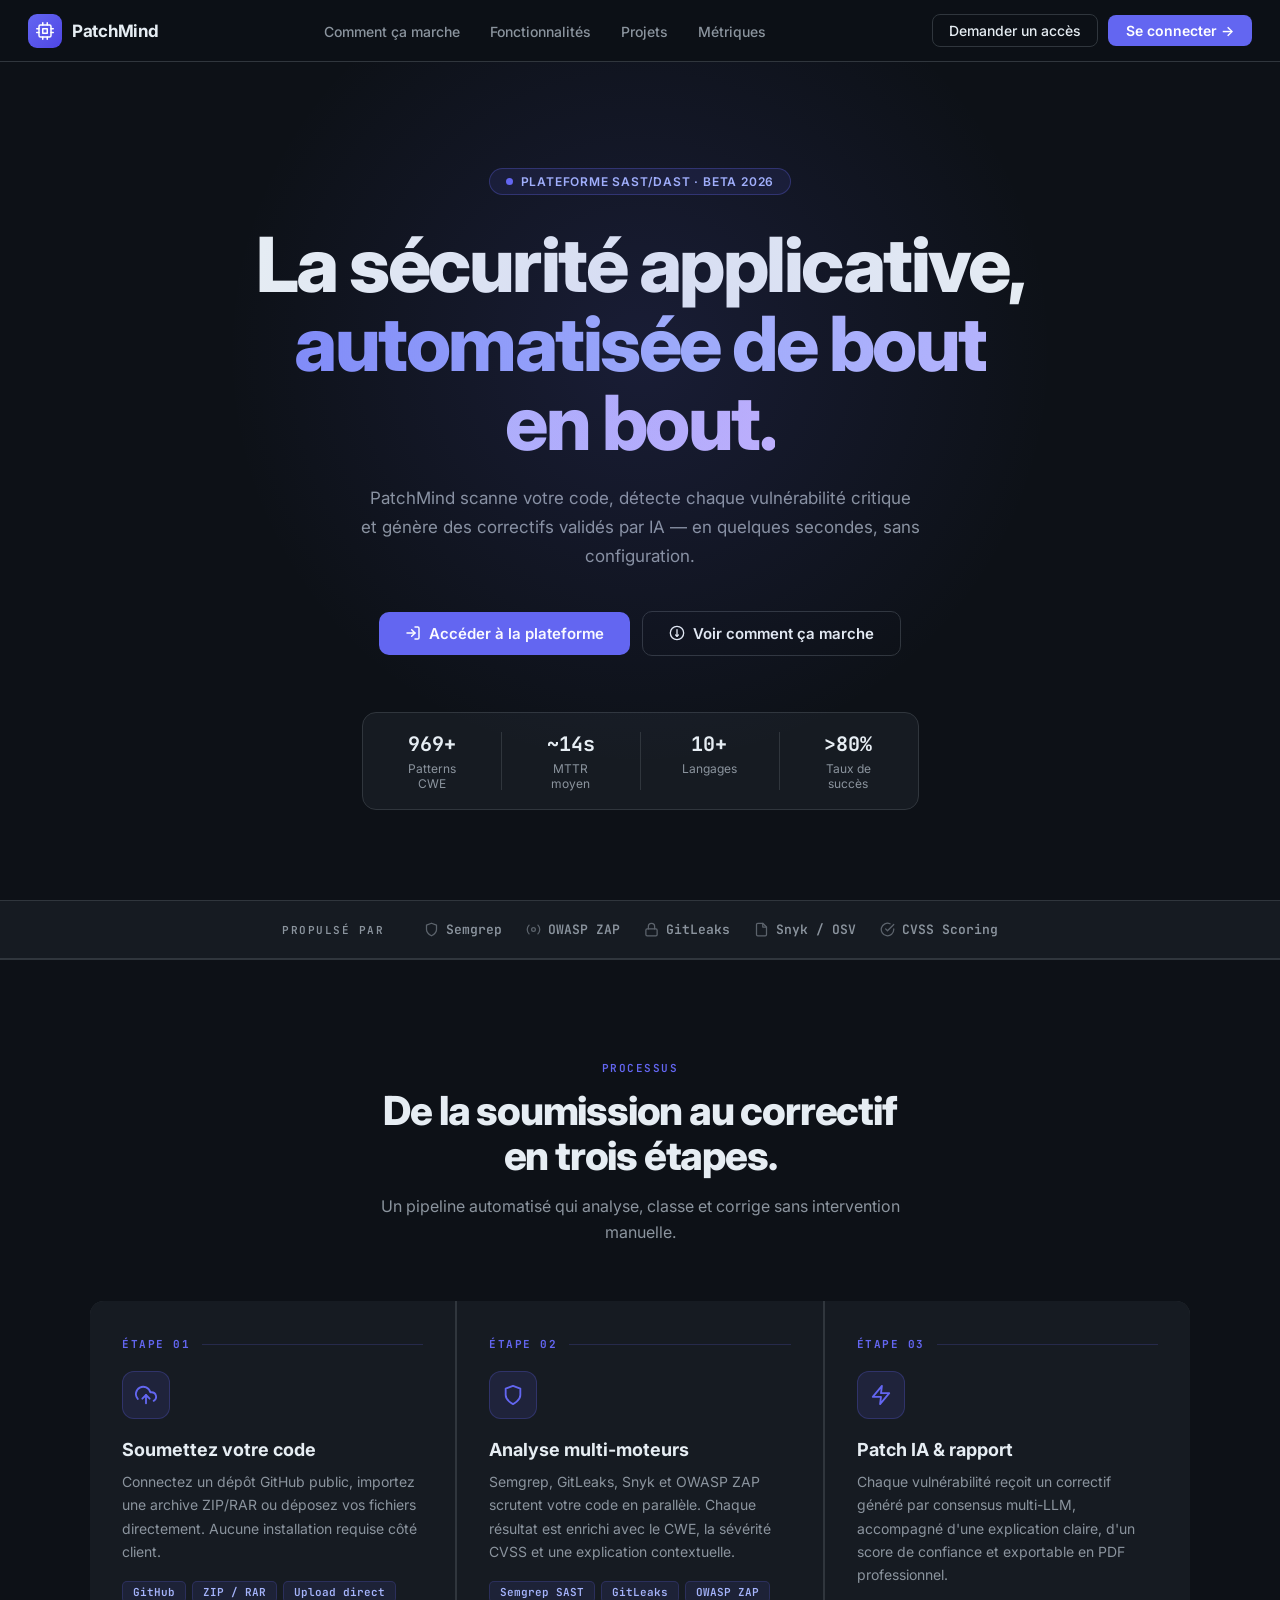
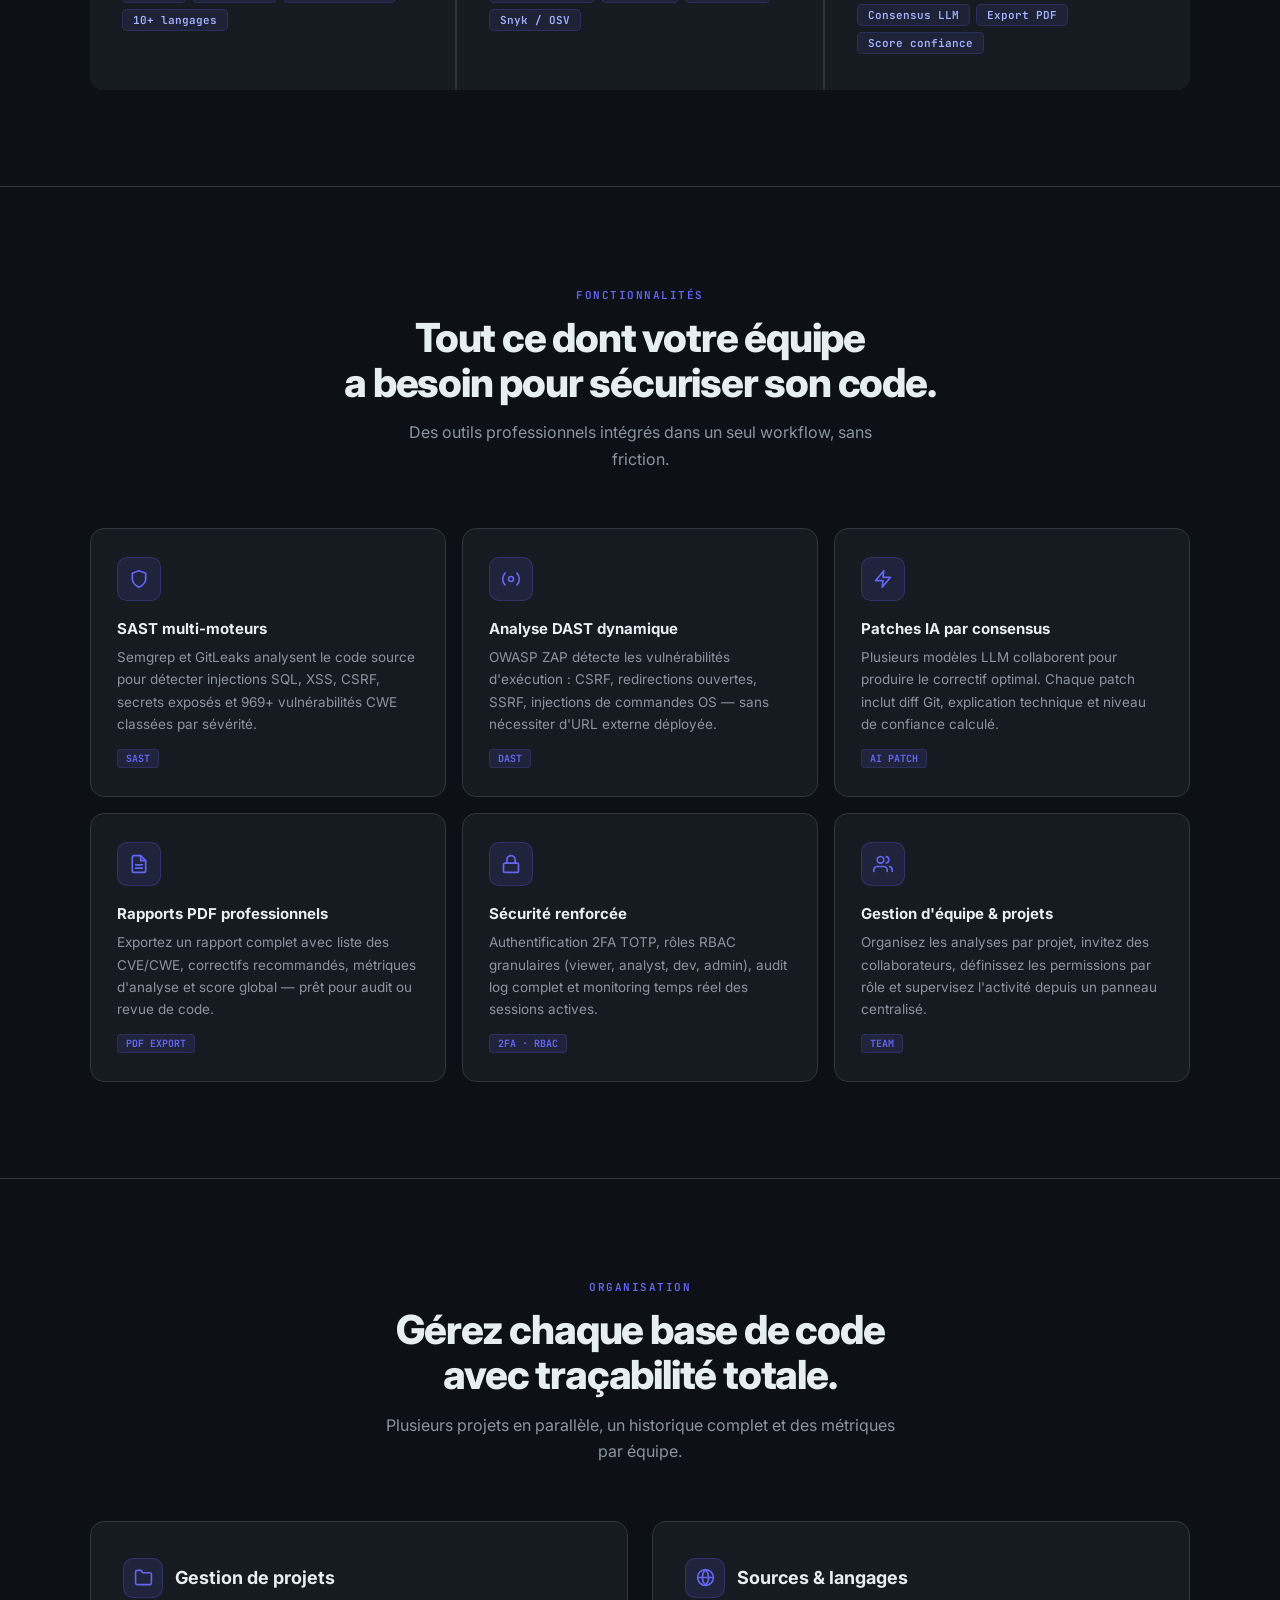
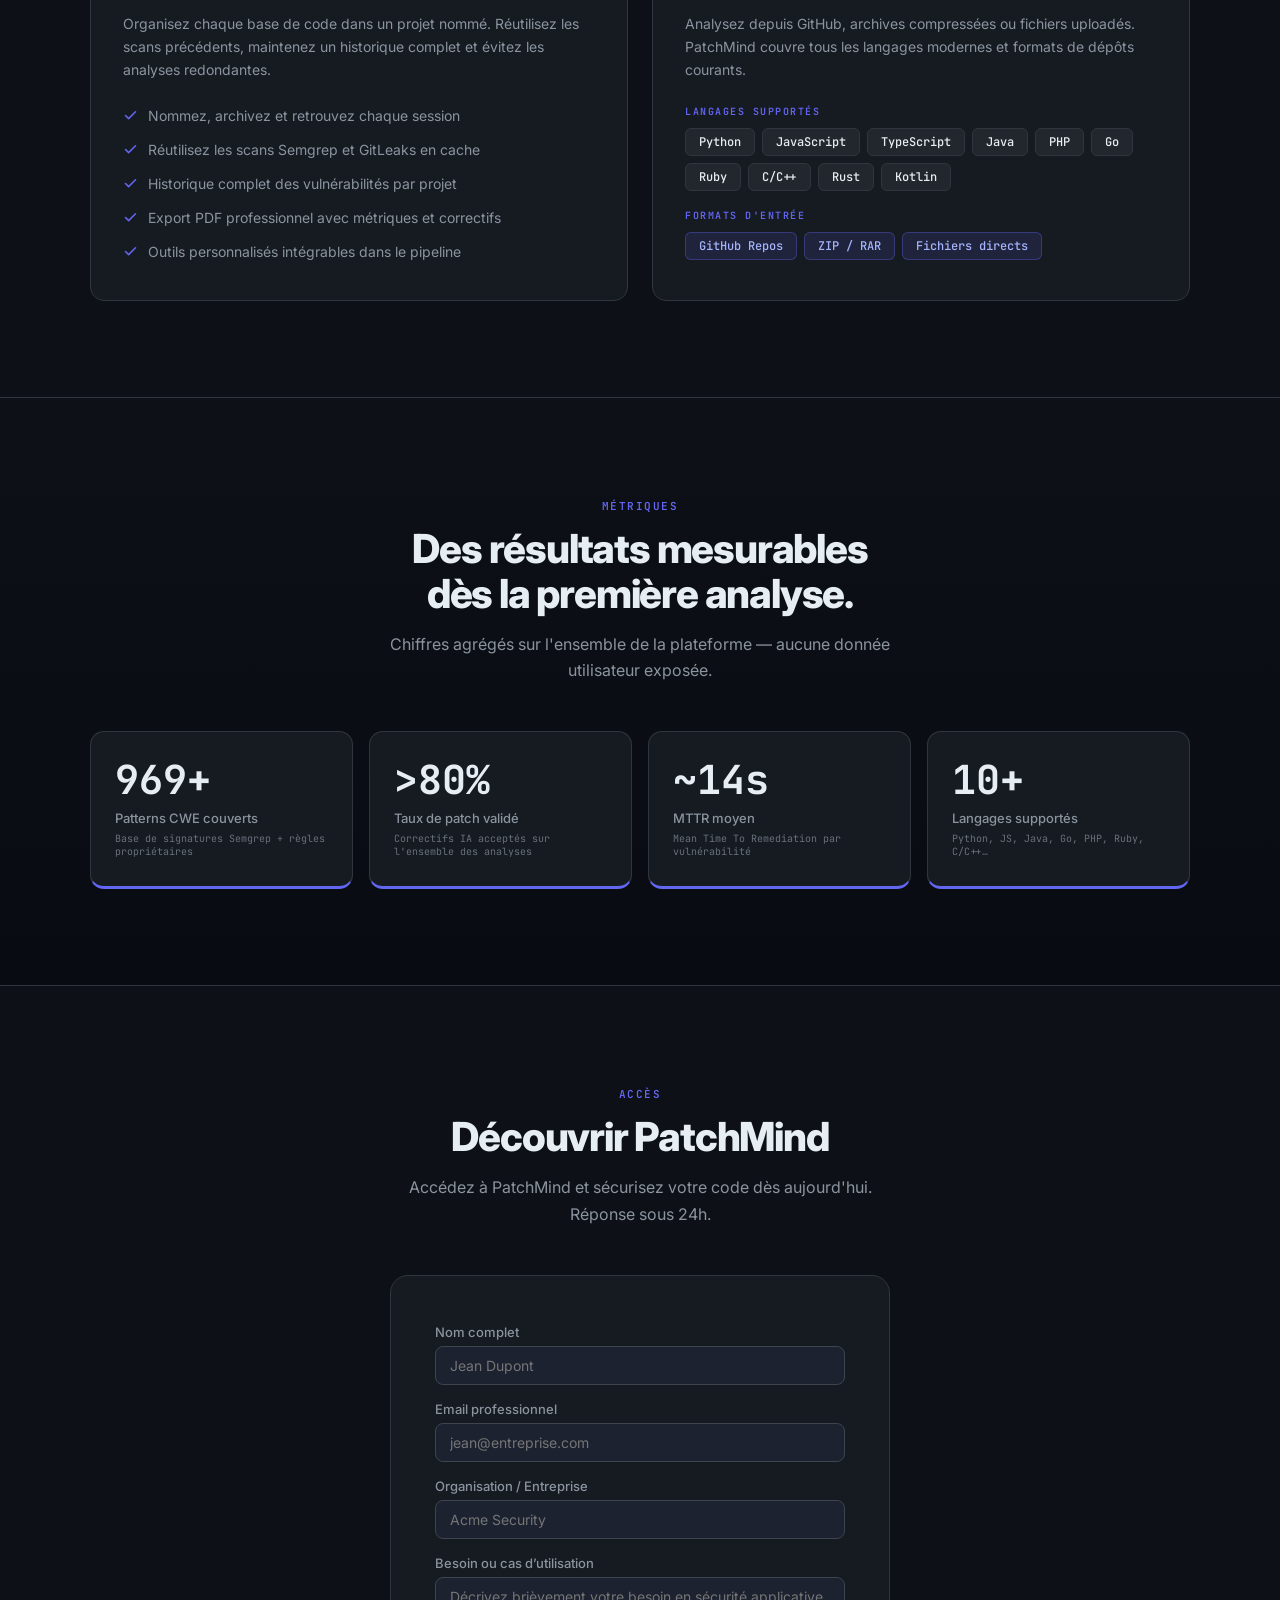
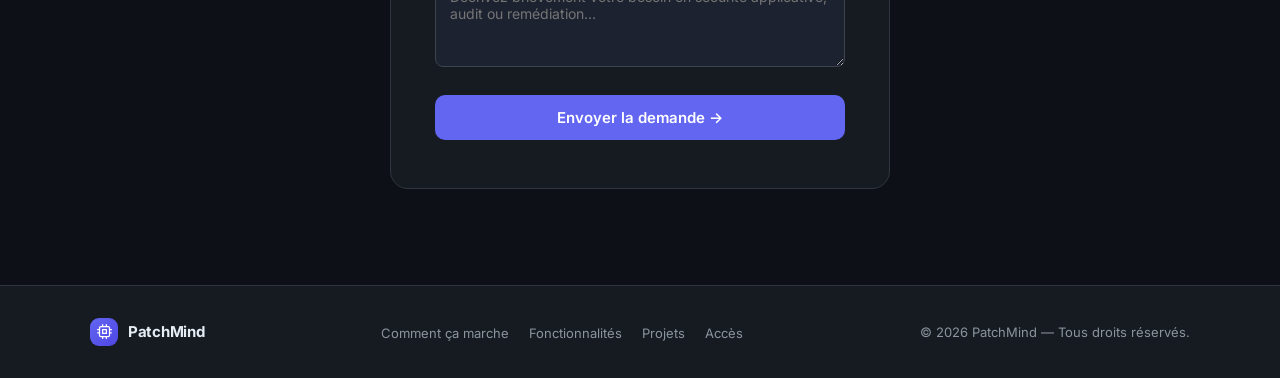
<file: dashboard/templates/landing.html>
<!DOCTYPE html>
<html lang="fr">
<head>
  <meta charset="UTF-8" />
  <meta name="viewport" content="width=device-width, initial-scale=1.0" />
  <title>PatchMind — Analyse de sécurité automatisée</title>
  <link rel="preconnect" href="https://fonts.googleapis.com" />
  <link rel="preconnect" href="https://fonts.gstatic.com" crossorigin />
  <link href="https://fonts.googleapis.com/css2?family=Inter:wght@400;500;600;700;800&family=JetBrains+Mono:wght@400;500;600&display=swap" rel="stylesheet" />
  <style>
    *, *::before, *::after { box-sizing: border-box; margin: 0; padding: 0; }

    :root {
      --bg: #0D1117;
      --surface: #161B22;
      --surface-2: #1C2230;
      --border: #30363D;
      --border-2: #3D444D;
      --brand: #6366F1;
      --brand-dark: #4F46E5;
      --brand-light: rgba(99,102,241,0.12);
      --green: #22C55E;
      --text: #E6EDF3;
      --muted: #8B949E;
      --mono: 'JetBrains Mono', monospace;
      --sans: 'Inter', sans-serif;
      --radius: 14px;
      --radius-sm: 8px;
    }

    html { scroll-behavior: smooth; }

    body {
      background: var(--bg);
      color: var(--text);
      font-family: var(--sans);
      -webkit-font-smoothing: antialiased;
      overflow-x: hidden;
    }

    /* ══ NAV ══ */
    nav {
      position: sticky;
      top: 0;
      z-index: 100;
      background: rgba(13,17,23,0.9);
      backdrop-filter: blur(14px);
      -webkit-backdrop-filter: blur(14px);
      border-bottom: 1px solid var(--border);
      padding: 0 28px;
      height: 62px;
      display: flex;
      align-items: center;
      justify-content: space-between;
      gap: 24px;
    }

    .nav-logo {
      display: flex; align-items: center; gap: 10px;
      text-decoration: none; flex-shrink: 0;
    }
    .logo-mark {
      width: 34px; height: 34px; border-radius: 9px;
      background: linear-gradient(135deg, var(--brand) 0%, var(--brand-dark) 100%);
      display: flex; align-items: center; justify-content: center; flex-shrink: 0;
    }
    .logo-mark svg { color: #fff; }
    .logo-wordmark { font-weight: 700; font-size: 17px; color: var(--text); letter-spacing: -0.3px; }

    .nav-links { display: flex; align-items: center; gap: 4px; list-style: none; }
    .nav-links a {
      color: var(--muted); text-decoration: none; font-size: 14px; font-weight: 500;
      padding: 6px 13px; border-radius: 6px; transition: color 0.15s, background 0.15s;
    }
    .nav-links a:hover { color: var(--text); background: rgba(255,255,255,0.05); }

    .nav-right { display: flex; align-items: center; gap: 10px; flex-shrink: 0; }

    .btn-access {
      display: inline-flex; align-items: center; gap: 6px;
      background: transparent; color: var(--text); text-decoration: none;
      font-size: 14px; font-weight: 500; padding: 7px 16px; border-radius: 8px;
      border: 1px solid var(--border); transition: all 0.15s; white-space: nowrap;
    }
    .btn-access:hover { border-color: var(--brand); background: var(--brand-light); }

    .btn-login {
      display: inline-flex; align-items: center; gap: 6px;
      background: var(--brand); color: #fff; text-decoration: none;
      font-size: 14px; font-weight: 600; padding: 7px 18px; border-radius: 8px;
      transition: background 0.15s; white-space: nowrap;
    }
    .btn-login:hover { background: var(--brand-dark); }

    /* ══ HERO ══ */
    .hero {
      min-height: calc(100vh - 62px);
      display: flex; flex-direction: column;
      align-items: center; justify-content: center;
      text-align: center; padding: 80px 24px 64px;
      position: relative; overflow: hidden;
    }

    .hero::before {
      content: '';
      position: absolute; top: -160px; left: 50%;
      transform: translateX(-50%);
      width: 900px; height: 900px;
      background: radial-gradient(circle, rgba(99,102,241,0.14) 0%, transparent 65%);
      pointer-events: none;
    }

    .hero-eyebrow {
      display: inline-flex; align-items: center; gap: 8px;
      background: rgba(99,102,241,0.1); border: 1px solid rgba(99,102,241,0.3);
      border-radius: 100px; padding: 5px 16px;
      font-size: 12px; font-weight: 600; color: #a5b4fc;
      letter-spacing: 0.8px; text-transform: uppercase; margin-bottom: 30px;
    }
    .eyebrow-dot {
      width: 7px; height: 7px; border-radius: 50%; background: var(--brand);
      animation: blink 2.2s ease-in-out infinite;
    }
    @keyframes blink { 0%,100%{opacity:1;transform:scale(1)} 50%{opacity:.4;transform:scale(.7)} }

    .hero h1 {
      font-size: clamp(44px, 7vw, 76px); font-weight: 800;
      line-height: 1.04; letter-spacing: -2.5px;
      color: var(--text); max-width: 780px; margin-bottom: 22px;
    }
    .hero h1 .grad {
      background: linear-gradient(92deg, #818CF8 0%, #a5b4fc 40%, #c4b5fd 100%);
      -webkit-background-clip: text; -webkit-text-fill-color: transparent; background-clip: text;
    }

    .hero-sub {
      font-size: 17px; line-height: 1.7; color: var(--muted);
      max-width: 560px; margin-bottom: 40px;
    }

    .hero-ctas {
      display: flex; align-items: center; gap: 12px;
      flex-wrap: wrap; justify-content: center; margin-bottom: 56px;
    }
    .btn-primary {
      display: inline-flex; align-items: center; gap: 8px;
      background: var(--brand); color: #fff; text-decoration: none;
      font-size: 15px; font-weight: 600; padding: 12px 26px;
      border-radius: 10px; transition: all 0.15s; border: none; cursor: pointer;
    }
    .btn-primary:hover { background: var(--brand-dark); transform: translateY(-1px); box-shadow: 0 8px 24px rgba(99,102,241,.3); }
    .btn-ghost {
      display: inline-flex; align-items: center; gap: 8px;
      background: transparent; color: var(--text); text-decoration: none;
      font-size: 15px; font-weight: 600; padding: 12px 26px;
      border-radius: 10px; border: 1px solid var(--border); transition: all 0.15s; cursor: pointer;
    }
    .btn-ghost:hover { border-color: var(--brand); background: var(--brand-light); transform: translateY(-1px); }

    /* Hero stats bar */
    .hero-stats {
      display: flex; align-items: stretch; gap: 0;
      background: var(--surface); border: 1px solid var(--border);
      border-radius: var(--radius); overflow: hidden;
    }
    .stat-item {
      padding: 18px 32px; text-align: center; position: relative; flex: 1;
    }
    .stat-item + .stat-item::before {
      content: ''; position: absolute; left: 0; top: 20%; height: 60%; width: 1px; background: var(--border);
    }
    .stat-value { font-family: var(--mono); font-size: 20px; font-weight: 700; color: var(--text); display: block; }
    .stat-label { font-size: 12px; color: var(--muted); margin-top: 4px; display: block; }

    /* ══ TECH STRIP ══ */
    .tech-strip {
      background: var(--surface);
      border-top: 1px solid var(--border);
      border-bottom: 1px solid var(--border);
      padding: 20px 24px;
      overflow: hidden;
    }
    .tech-strip-inner {
      max-width: 1100px; margin: 0 auto;
      display: flex; align-items: center; gap: 40px;
      flex-wrap: wrap; justify-content: center;
    }
    .tech-strip-label {
      font-family: var(--mono); font-size: 11px; font-weight: 600;
      color: var(--muted); letter-spacing: 1.5px; text-transform: uppercase;
      white-space: nowrap; flex-shrink: 0;
    }
    .tech-tools {
      display: flex; align-items: center; gap: 24px; flex-wrap: wrap; justify-content: center;
    }
    .tech-tool {
      display: flex; align-items: center; gap: 7px;
      font-family: var(--mono); font-size: 13px; font-weight: 600; color: var(--muted);
      transition: color 0.15s;
    }
    .tech-tool:hover { color: var(--text); }
    .tech-tool svg { opacity: 0.6; }

    /* ══ SECTIONS ══ */
    section { padding: 96px 24px; }
    .section-inner { max-width: 1100px; margin: 0 auto; }
    .section-tag {
      display: inline-block; font-family: var(--mono); font-size: 11px;
      font-weight: 600; letter-spacing: 1.5px; text-transform: uppercase;
      color: var(--brand); margin-bottom: 14px;
    }
    .section-title {
      font-size: clamp(26px, 4vw, 40px); font-weight: 800;
      letter-spacing: -1.2px; line-height: 1.12; color: var(--text); margin-bottom: 14px;
    }
    .section-sub {
      font-size: 16px; color: var(--muted); max-width: 520px; line-height: 1.65;
    }

    /* ══ HOW IT WORKS ══ */
    #how { background: var(--bg); border-top: 1px solid var(--border); }

    .steps-grid {
      display: grid; grid-template-columns: repeat(3, 1fr); gap: 2px;
      background: var(--border); border-radius: var(--radius); overflow: hidden;
      margin-top: 56px;
    }
    .step-card {
      background: var(--surface); padding: 36px 32px;
      transition: background 0.2s;
    }
    .step-card:hover { background: var(--surface-2); }
    .step-num {
      font-family: var(--mono); font-size: 11px; font-weight: 700;
      color: var(--brand); letter-spacing: 1.5px; text-transform: uppercase;
      margin-bottom: 20px; display: flex; align-items: center; gap: 12px;
    }
    .step-num::after {
      content: ''; flex: 1; height: 1px; background: rgba(99,102,241,0.2);
    }
    .step-icon {
      width: 48px; height: 48px; border-radius: 12px;
      background: var(--brand-light); border: 1px solid rgba(99,102,241,0.25);
      display: flex; align-items: center; justify-content: center;
      color: var(--brand); margin-bottom: 20px;
    }
    .step-card h3 { font-size: 18px; font-weight: 700; color: var(--text); margin-bottom: 10px; }
    .step-card p  { font-size: 14px; color: var(--muted); line-height: 1.65; margin-bottom: 18px; }
    .tool-pills { display: flex; flex-wrap: wrap; gap: 6px; }
    .tool-pill {
      font-family: var(--mono); font-size: 11px; font-weight: 600;
      color: #a5b4fc; background: rgba(99,102,241,0.1);
      border: 1px solid rgba(99,102,241,0.2); border-radius: 5px; padding: 3px 10px;
    }

    /* ══ FEATURES ══ */
    #features { background: var(--bg); border-top: 1px solid var(--border); }

    .features-header { margin-bottom: 56px; }
    .features-grid {
      display: grid; grid-template-columns: repeat(3, 1fr); gap: 16px;
    }
    .feat-card {
      background: var(--surface); border: 1px solid var(--border);
      border-radius: var(--radius); padding: 28px 26px;
      transition: border-color 0.2s, transform 0.2s;
      position: relative; overflow: hidden;
    }
    .feat-card::after {
      content: ''; position: absolute; top: 0; left: 0; right: 0; height: 2px;
      background: linear-gradient(90deg, var(--brand), transparent);
      opacity: 0; transition: opacity 0.2s;
    }
    .feat-card:hover { border-color: rgba(99,102,241,0.4); transform: translateY(-3px); }
    .feat-card:hover::after { opacity: 1; }
    .feat-icon {
      width: 44px; height: 44px; border-radius: 10px;
      background: var(--brand-light); border: 1px solid rgba(99,102,241,0.25);
      display: flex; align-items: center; justify-content: center;
      color: var(--brand); margin-bottom: 18px;
    }
    .feat-card h3 { font-size: 15px; font-weight: 700; color: var(--text); margin-bottom: 8px; }
    .feat-card p  { font-size: 13.5px; color: var(--muted); line-height: 1.65; }
    .feat-badge {
      display: inline-block; font-size: 10px; font-weight: 700; font-family: var(--mono);
      color: var(--brand); background: var(--brand-light); border: 1px solid rgba(99,102,241,0.2);
      border-radius: 4px; padding: 2px 8px; margin-top: 14px;
    }

    /* ══ METRICS ══ */
    #metrics {
      background: linear-gradient(180deg, var(--bg) 0%, #080c12 100%);
      border-top: 1px solid var(--border);
    }
    .metrics-grid {
      display: grid; grid-template-columns: repeat(4, 1fr); gap: 16px; margin-top: 48px;
    }
    .metric-card {
      background: var(--surface); border: 1px solid var(--border);
      border-bottom: 3px solid var(--brand);
      border-radius: var(--radius); padding: 28px 24px; transition: transform 0.2s;
    }
    .metric-card:hover { transform: translateY(-3px); }
    .metric-value {
      font-family: var(--mono); font-size: 40px; font-weight: 700;
      color: var(--text); display: block; line-height: 1; margin-bottom: 10px;
    }
    .metric-label { font-size: 13px; color: var(--muted); font-weight: 500; }
    .metric-note  { font-family: var(--mono); font-size: 10px; color: var(--muted); margin-top: 6px; opacity: 0.7; }

    /* ══ PROJECTS ══ */
    #projets { background: var(--bg); border-top: 1px solid var(--border); }

    .projets-grid {
      display: grid; grid-template-columns: 1fr 1fr; gap: 24px; margin-top: 56px;
    }
    .projets-col {
      background: var(--surface); border: 1px solid var(--border);
      border-radius: var(--radius); padding: 36px 32px;
    }
    .projets-col-head {
      display: flex; align-items: center; gap: 12px; margin-bottom: 14px;
    }
    .col-icon {
      width: 40px; height: 40px; border-radius: 10px;
      background: var(--brand-light); border: 1px solid rgba(99,102,241,0.25);
      display: flex; align-items: center; justify-content: center; color: var(--brand); flex-shrink: 0;
    }
    .projets-col h3 { font-size: 18px; font-weight: 700; color: var(--text); }
    .projets-col > p {
      font-size: 14px; color: var(--muted); line-height: 1.65; margin-bottom: 24px;
    }
    .feature-list { list-style: none; display: flex; flex-direction: column; gap: 11px; }
    .feature-list li {
      display: flex; align-items: flex-start; gap: 10px;
      font-size: 14px; color: var(--muted); line-height: 1.5;
    }
    .check-ic { flex-shrink: 0; color: var(--brand); margin-top: 2px; }
    .lang-pills { display: flex; flex-wrap: wrap; gap: 7px; }
    .lang-pill {
      font-family: var(--mono); font-size: 12px; font-weight: 500;
      color: var(--text); background: rgba(255,255,255,0.05);
      border: 1px solid var(--border); border-radius: 6px; padding: 5px 13px;
      transition: all 0.15s;
    }
    .lang-pill:hover { border-color: var(--brand); background: var(--brand-light); }
    .lang-pill.hi { border-color: rgba(99,102,241,0.35); color: #a5b4fc; background: var(--brand-light); }
    .pills-label {
      font-family: var(--mono); font-size: 10px; color: var(--brand);
      letter-spacing: 1.5px; text-transform: uppercase; margin-bottom: 10px; font-weight: 600;
    }

    /* ══ ACCESS ══ */
    #access { background: var(--bg); border-top: 1px solid var(--border); }
    .access-inner { max-width: 500px; margin: 0 auto; }
    .access-card {
      background: var(--surface); border: 1px solid var(--border);
      border-radius: 18px; padding: 48px 44px; margin-top: 48px;
    }
    .form-group { margin-bottom: 16px; }
    .form-group label { display: block; font-size: 13px; font-weight: 500; color: var(--muted); margin-bottom: 6px; }
    .form-group input, .form-group textarea {
      width: 100%; background: var(--surface-2); border: 1px solid var(--border-2);
      border-radius: var(--radius-sm); color: var(--text); font-family: var(--sans);
      font-size: 14px; padding: 10px 14px; transition: border-color 0.15s; outline: none; resize: vertical;
    }
    .form-group input:focus, .form-group textarea:focus { border-color: var(--brand); box-shadow: 0 0 0 3px rgba(99,102,241,.1); }
    .form-group textarea { min-height: 90px; }
    .btn-submit {
      width: 100%; background: var(--brand); color: #fff; border: none;
      border-radius: 10px; font-family: var(--sans); font-size: 15px; font-weight: 600;
      padding: 13px; cursor: pointer; transition: all 0.15s; margin-top: 8px;
    }
    .btn-submit:hover { background: var(--brand-dark); transform: translateY(-1px); }
    .btn-submit:disabled { opacity: 0.6; cursor: not-allowed; transform: none; }
    .form-success { display: none; text-align: center; padding: 32px 0; }
    .success-icon {
      width: 56px; height: 56px; border-radius: 50%;
      background: rgba(34,197,94,0.12); border: 1px solid rgba(34,197,94,0.3);
      display: flex; align-items: center; justify-content: center;
      margin: 0 auto 16px; color: var(--green);
    }
    .form-success h3 { font-size: 18px; font-weight: 700; color: var(--text); margin-bottom: 8px; }
    .form-success p  { font-size: 14px; color: var(--muted); }

    /* ══ FOOTER ══ */
    footer {
      background: var(--surface); border-top: 1px solid var(--border); padding: 32px 28px;
    }
    .footer-inner {
      max-width: 1100px; margin: 0 auto; display: flex;
      align-items: center; justify-content: space-between; gap: 24px; flex-wrap: wrap;
    }
    .footer-links { display: flex; gap: 20px; list-style: none; }
    .footer-links a { font-size: 13px; color: var(--muted); text-decoration: none; transition: color 0.15s; }
    .footer-links a:hover { color: var(--text); }
    .footer-copy { font-size: 13px; color: var(--muted); }

    /* ══ REVEAL ══ */
    .reveal { opacity: 0; transform: translateY(22px); transition: opacity 0.5s ease, transform 0.5s ease; }
    .reveal.visible { opacity: 1; transform: none; }

    /* ══ RESPONSIVE ══ */
    @media (max-width: 900px) {
      .steps-grid     { grid-template-columns: 1fr; gap: 1px; }
      .features-grid  { grid-template-columns: 1fr 1fr; }
      .metrics-grid   { grid-template-columns: 1fr 1fr; }
      .projets-grid   { grid-template-columns: 1fr; }
    }
    @media (max-width: 640px) {
      .nav-links      { display: none; }
      .hero-stats     { flex-direction: column; width: 100%; max-width: 320px; }
      .stat-item + .stat-item::before { display: none; border-top: 1px solid var(--border); }
      .features-grid  { grid-template-columns: 1fr; }
      .metrics-grid   { grid-template-columns: 1fr 1fr; }
      .access-card    { padding: 32px 24px; }
    }
  </style>
</head>
<body>

<!-- ═══ NAV ═══ -->
<nav>
  <a href="/" class="nav-logo">
    <div class="logo-mark">
      <svg width="18" height="18" viewBox="0 0 24 24" fill="none" stroke="currentColor" stroke-width="2" stroke-linecap="round" stroke-linejoin="round">
        <rect x="4" y="4" width="16" height="16" rx="2"/><rect x="9" y="9" width="6" height="6"/>
        <line x1="9" y1="1" x2="9" y2="4"/><line x1="15" y1="1" x2="15" y2="4"/>
        <line x1="9" y1="20" x2="9" y2="23"/><line x1="15" y1="20" x2="15" y2="23"/>
        <line x1="20" y1="9" x2="23" y2="9"/><line x1="20" y1="14" x2="23" y2="14"/>
        <line x1="1" y1="9" x2="4" y2="9"/><line x1="1" y1="14" x2="4" y2="14"/>
      </svg>
    </div>
    <span class="logo-wordmark">PatchMind</span>
  </a>

  <ul class="nav-links">
    <li><a href="#how">Comment ça marche</a></li>
    <li><a href="#features">Fonctionnalités</a></li>
    <li><a href="#projets">Projets</a></li>
    <li><a href="#metrics">Métriques</a></li>
  </ul>

  <div class="nav-right">
    <a href="#access" class="btn-access">Demander un accès</a>
    <a href="/login" class="btn-login">Se connecter →</a>
  </div>
</nav>

<!-- ═══ HERO ═══ -->
<section class="hero">
  <div class="hero-eyebrow">
    <span class="eyebrow-dot"></span>
    Plateforme SAST/DAST · Beta 2026
  </div>

  <h1>La sécurité applicative,<br/><span class="grad">automatisée de bout en bout.</span></h1>

  <p class="hero-sub">
    PatchMind scanne votre code, détecte chaque vulnérabilité critique et génère des correctifs validés par IA — en quelques secondes, sans configuration.
  </p>

  <div class="hero-ctas">
    <a href="/login" class="btn-primary">
      <svg width="16" height="16" viewBox="0 0 24 24" fill="none" stroke="currentColor" stroke-width="2.2" stroke-linecap="round" stroke-linejoin="round">
        <path d="M15 3h4a2 2 0 0 1 2 2v14a2 2 0 0 1-2 2h-4"/><polyline points="10 17 15 12 10 7"/><line x1="15" y1="12" x2="3" y2="12"/>
      </svg>
      Accéder à la plateforme
    </a>
    <a href="#how" class="btn-ghost">
      <svg width="16" height="16" viewBox="0 0 24 24" fill="none" stroke="currentColor" stroke-width="2" stroke-linecap="round" stroke-linejoin="round">
        <circle cx="12" cy="12" r="10"/><polyline points="10 15 12 17 14 15"/><line x1="12" y1="7" x2="12" y2="17"/>
      </svg>
      Voir comment ça marche
    </a>
  </div>

  <div class="hero-stats">
    <div class="stat-item">
      <span class="stat-value">969+</span>
      <span class="stat-label">Patterns CWE</span>
    </div>
    <div class="stat-item">
      <span class="stat-value">~14s</span>
      <span class="stat-label">MTTR moyen</span>
    </div>
    <div class="stat-item">
      <span class="stat-value">10+</span>
      <span class="stat-label">Langages</span>
    </div>
    <div class="stat-item">
      <span class="stat-value">&gt;80%</span>
      <span class="stat-label">Taux de succès</span>
    </div>
  </div>
</section>

<!-- ═══ TECH STRIP ═══ -->
<div class="tech-strip">
  <div class="tech-strip-inner">
    <span class="tech-strip-label">Propulsé par</span>
    <div class="tech-tools">
      <span class="tech-tool">
        <svg width="15" height="15" viewBox="0 0 24 24" fill="none" stroke="currentColor" stroke-width="2" stroke-linecap="round" stroke-linejoin="round"><path d="M12 22s8-4 8-10V5l-8-3-8 3v7c0 6 8 10 8 10z"/></svg>
        Semgrep
      </span>
      <span class="tech-tool">
        <svg width="15" height="15" viewBox="0 0 24 24" fill="none" stroke="currentColor" stroke-width="2" stroke-linecap="round" stroke-linejoin="round"><circle cx="12" cy="12" r="3"/><path d="M19.07 4.93a10 10 0 0 1 0 14.14M4.93 4.93a10 10 0 0 0 0 14.14"/></svg>
        OWASP ZAP
      </span>
      <span class="tech-tool">
        <svg width="15" height="15" viewBox="0 0 24 24" fill="none" stroke="currentColor" stroke-width="2" stroke-linecap="round" stroke-linejoin="round"><rect x="3" y="11" width="18" height="11" rx="2"/><path d="M7 11V7a5 5 0 0 1 10 0v4"/></svg>
        GitLeaks
      </span>
      <span class="tech-tool">
        <svg width="15" height="15" viewBox="0 0 24 24" fill="none" stroke="currentColor" stroke-width="2" stroke-linecap="round" stroke-linejoin="round"><path d="M14 2H6a2 2 0 0 0-2 2v16a2 2 0 0 0 2 2h12a2 2 0 0 0 2-2V8z"/><polyline points="14 2 14 8 20 8"/></svg>
        Snyk / OSV
      </span>
      <span class="tech-tool">
        <svg width="15" height="15" viewBox="0 0 24 24" fill="none" stroke="currentColor" stroke-width="2" stroke-linecap="round" stroke-linejoin="round"><path d="M22 11.08V12a10 10 0 1 1-5.93-9.14"/><polyline points="22 4 12 14.01 9 11.01"/></svg>
        CVSS Scoring
      </span>
    </div>
  </div>
</div>

<!-- ═══ HOW IT WORKS ═══ -->
<section id="how">
  <div class="section-inner">
    <div class="reveal" style="text-align:center; margin-bottom:0;">
      <span class="section-tag">Processus</span>
      <h2 class="section-title">De la soumission au correctif<br/>en trois étapes.</h2>
      <p class="section-sub" style="margin: 0 auto 0;">Un pipeline automatisé qui analyse, classe et corrige sans intervention manuelle.</p>
    </div>

    <div class="steps-grid reveal">
      <div class="step-card">
        <div class="step-num">ÉTAPE 01</div>
        <div class="step-icon">
          <svg width="22" height="22" viewBox="0 0 24 24" fill="none" stroke="currentColor" stroke-width="2" stroke-linecap="round" stroke-linejoin="round">
            <polyline points="16 16 12 12 8 16"/><line x1="12" y1="12" x2="12" y2="21"/>
            <path d="M20.39 18.39A5 5 0 0 0 18 9h-1.26A8 8 0 1 0 3 16.3"/>
          </svg>
        </div>
        <h3>Soumettez votre code</h3>
        <p>Connectez un dépôt GitHub public, importez une archive ZIP/RAR ou déposez vos fichiers directement. Aucune installation requise côté client.</p>
        <div class="tool-pills">
          <span class="tool-pill">GitHub</span>
          <span class="tool-pill">ZIP / RAR</span>
          <span class="tool-pill">Upload direct</span>
          <span class="tool-pill">10+ langages</span>
        </div>
      </div>

      <div class="step-card">
        <div class="step-num">ÉTAPE 02</div>
        <div class="step-icon">
          <svg width="22" height="22" viewBox="0 0 24 24" fill="none" stroke="currentColor" stroke-width="2" stroke-linecap="round" stroke-linejoin="round">
            <path d="M12 22s8-4 8-10V5l-8-3-8 3v7c0 6 8 10 8 10z"/>
          </svg>
        </div>
        <h3>Analyse multi-moteurs</h3>
        <p>Semgrep, GitLeaks, Snyk et OWASP ZAP scrutent votre code en parallèle. Chaque résultat est enrichi avec le CWE, la sévérité CVSS et une explication contextuelle.</p>
        <div class="tool-pills">
          <span class="tool-pill">Semgrep SAST</span>
          <span class="tool-pill">GitLeaks</span>
          <span class="tool-pill">OWASP ZAP</span>
          <span class="tool-pill">Snyk / OSV</span>
        </div>
      </div>

      <div class="step-card">
        <div class="step-num">ÉTAPE 03</div>
        <div class="step-icon">
          <svg width="22" height="22" viewBox="0 0 24 24" fill="none" stroke="currentColor" stroke-width="2" stroke-linecap="round" stroke-linejoin="round">
            <polygon points="13 2 3 14 12 14 11 22 21 10 12 10 13 2"/>
          </svg>
        </div>
        <h3>Patch IA &amp; rapport</h3>
        <p>Chaque vulnérabilité reçoit un correctif généré par consensus multi-LLM, accompagné d'une explication claire, d'un score de confiance et exportable en PDF professionnel.</p>
        <div class="tool-pills">
          <span class="tool-pill">Consensus LLM</span>
          <span class="tool-pill">Export PDF</span>
          <span class="tool-pill">Score confiance</span>
        </div>
      </div>
    </div>
  </div>
</section>

<!-- ═══ FEATURES ═══ -->
<section id="features">
  <div class="section-inner">
    <div class="features-header reveal" style="text-align:center;">
      <span class="section-tag">Fonctionnalités</span>
      <h2 class="section-title">Tout ce dont votre équipe<br/>a besoin pour sécuriser son code.</h2>
      <p class="section-sub" style="margin: 0 auto;">Des outils professionnels intégrés dans un seul workflow, sans friction.</p>
    </div>

    <div class="features-grid">
      <div class="feat-card reveal">
        <div class="feat-icon">
          <svg width="20" height="20" viewBox="0 0 24 24" fill="none" stroke="currentColor" stroke-width="2" stroke-linecap="round" stroke-linejoin="round"><path d="M12 22s8-4 8-10V5l-8-3-8 3v7c0 6 8 10 8 10z"/></svg>
        </div>
        <h3>SAST multi-moteurs</h3>
        <p>Semgrep et GitLeaks analysent le code source pour détecter injections SQL, XSS, CSRF, secrets exposés et 969+ vulnérabilités CWE classées par sévérité.</p>
        <span class="feat-badge">SAST</span>
      </div>

      <div class="feat-card reveal">
        <div class="feat-icon">
          <svg width="20" height="20" viewBox="0 0 24 24" fill="none" stroke="currentColor" stroke-width="2" stroke-linecap="round" stroke-linejoin="round">
            <circle cx="12" cy="12" r="3"/><path d="M19.07 4.93a10 10 0 0 1 0 14.14M4.93 4.93a10 10 0 0 0 0 14.14"/>
          </svg>
        </div>
        <h3>Analyse DAST dynamique</h3>
        <p>OWASP ZAP détecte les vulnérabilités d'exécution : CSRF, redirections ouvertes, SSRF, injections de commandes OS — sans nécessiter d'URL externe déployée.</p>
        <span class="feat-badge">DAST</span>
      </div>

      <div class="feat-card reveal">
        <div class="feat-icon">
          <svg width="20" height="20" viewBox="0 0 24 24" fill="none" stroke="currentColor" stroke-width="2" stroke-linecap="round" stroke-linejoin="round">
            <polygon points="13 2 3 14 12 14 11 22 21 10 12 10 13 2"/>
          </svg>
        </div>
        <h3>Patches IA par consensus</h3>
        <p>Plusieurs modèles LLM collaborent pour produire le correctif optimal. Chaque patch inclut diff Git, explication technique et niveau de confiance calculé.</p>
        <span class="feat-badge">AI PATCH</span>
      </div>

      <div class="feat-card reveal">
        <div class="feat-icon">
          <svg width="20" height="20" viewBox="0 0 24 24" fill="none" stroke="currentColor" stroke-width="2" stroke-linecap="round" stroke-linejoin="round">
            <path d="M14 2H6a2 2 0 0 0-2 2v16a2 2 0 0 0 2 2h12a2 2 0 0 0 2-2V8z"/>
            <polyline points="14 2 14 8 20 8"/>
            <line x1="16" y1="13" x2="8" y2="13"/><line x1="16" y1="17" x2="8" y2="17"/>
          </svg>
        </div>
        <h3>Rapports PDF professionnels</h3>
        <p>Exportez un rapport complet avec liste des CVE/CWE, correctifs recommandés, métriques d'analyse et score global — prêt pour audit ou revue de code.</p>
        <span class="feat-badge">PDF EXPORT</span>
      </div>

      <div class="feat-card reveal">
        <div class="feat-icon">
          <svg width="20" height="20" viewBox="0 0 24 24" fill="none" stroke="currentColor" stroke-width="2" stroke-linecap="round" stroke-linejoin="round">
            <rect x="3" y="11" width="18" height="11" rx="2" ry="2"/>
            <path d="M7 11V7a5 5 0 0 1 10 0v4"/>
          </svg>
        </div>
        <h3>Sécurité renforcée</h3>
        <p>Authentification 2FA TOTP, rôles RBAC granulaires (viewer, analyst, dev, admin), audit log complet et monitoring temps réel des sessions actives.</p>
        <span class="feat-badge">2FA · RBAC</span>
      </div>

      <div class="feat-card reveal">
        <div class="feat-icon">
          <svg width="20" height="20" viewBox="0 0 24 24" fill="none" stroke="currentColor" stroke-width="2" stroke-linecap="round" stroke-linejoin="round">
            <path d="M17 21v-2a4 4 0 0 0-4-4H5a4 4 0 0 0-4 4v2"/>
            <circle cx="9" cy="7" r="4"/>
            <path d="M23 21v-2a4 4 0 0 0-3-3.87"/>
            <path d="M16 3.13a4 4 0 0 1 0 7.75"/>
          </svg>
        </div>
        <h3>Gestion d'équipe &amp; projets</h3>
        <p>Organisez les analyses par projet, invitez des collaborateurs, définissez les permissions par rôle et supervisez l'activité depuis un panneau centralisé.</p>
        <span class="feat-badge">TEAM</span>
      </div>
    </div>
  </div>
</section>

<!-- ═══ PROJETS ═══ -->
<section id="projets">
  <div class="section-inner">
    <div class="reveal" style="text-align:center; margin-bottom:56px;">
      <span class="section-tag">Organisation</span>
      <h2 class="section-title">Gérez chaque base de code<br/>avec traçabilité totale.</h2>
      <p class="section-sub" style="margin: 0 auto;">Plusieurs projets en parallèle, un historique complet et des métriques par équipe.</p>
    </div>

    <div class="projets-grid">
      <div class="projets-col reveal">
        <div class="projets-col-head">
          <div class="col-icon">
            <svg width="19" height="19" viewBox="0 0 24 24" fill="none" stroke="currentColor" stroke-width="2" stroke-linecap="round" stroke-linejoin="round">
              <path d="M22 19a2 2 0 0 1-2 2H4a2 2 0 0 1-2-2V5a2 2 0 0 1 2-2h5l2 3h9a2 2 0 0 1 2 2z"/>
            </svg>
          </div>
          <h3>Gestion de projets</h3>
        </div>
        <p>Organisez chaque base de code dans un projet nommé. Réutilisez les scans précédents, maintenez un historique complet et évitez les analyses redondantes.</p>
        <ul class="feature-list">
          <li><span class="check-ic"><svg width="15" height="15" viewBox="0 0 24 24" fill="none" stroke="currentColor" stroke-width="2.5" stroke-linecap="round" stroke-linejoin="round"><polyline points="20 6 9 17 4 12"/></svg></span> Nommez, archivez et retrouvez chaque session</li>
          <li><span class="check-ic"><svg width="15" height="15" viewBox="0 0 24 24" fill="none" stroke="currentColor" stroke-width="2.5" stroke-linecap="round" stroke-linejoin="round"><polyline points="20 6 9 17 4 12"/></svg></span> Réutilisez les scans Semgrep et GitLeaks en cache</li>
          <li><span class="check-ic"><svg width="15" height="15" viewBox="0 0 24 24" fill="none" stroke="currentColor" stroke-width="2.5" stroke-linecap="round" stroke-linejoin="round"><polyline points="20 6 9 17 4 12"/></svg></span> Historique complet des vulnérabilités par projet</li>
          <li><span class="check-ic"><svg width="15" height="15" viewBox="0 0 24 24" fill="none" stroke="currentColor" stroke-width="2.5" stroke-linecap="round" stroke-linejoin="round"><polyline points="20 6 9 17 4 12"/></svg></span> Export PDF professionnel avec métriques et correctifs</li>
          <li><span class="check-ic"><svg width="15" height="15" viewBox="0 0 24 24" fill="none" stroke="currentColor" stroke-width="2.5" stroke-linecap="round" stroke-linejoin="round"><polyline points="20 6 9 17 4 12"/></svg></span> Outils personnalisés intégrables dans le pipeline</li>
        </ul>
      </div>

      <div class="projets-col reveal">
        <div class="projets-col-head">
          <div class="col-icon">
            <svg width="19" height="19" viewBox="0 0 24 24" fill="none" stroke="currentColor" stroke-width="2" stroke-linecap="round" stroke-linejoin="round">
              <circle cx="12" cy="12" r="10"/>
              <line x1="2" y1="12" x2="22" y2="12"/>
              <path d="M12 2a15.3 15.3 0 0 1 4 10 15.3 15.3 0 0 1-4 10 15.3 15.3 0 0 1-4-10 15.3 15.3 0 0 1 4-10z"/>
            </svg>
          </div>
          <h3>Sources &amp; langages</h3>
        </div>
        <p>Analysez depuis GitHub, archives compressées ou fichiers uploadés. PatchMind couvre tous les langages modernes et formats de dépôts courants.</p>
        <div style="display:flex;flex-direction:column;gap:18px;margin-top:20px;">
          <div>
            <div class="pills-label">Langages supportés</div>
            <div class="lang-pills">
              <span class="lang-pill">Python</span><span class="lang-pill">JavaScript</span>
              <span class="lang-pill">TypeScript</span><span class="lang-pill">Java</span>
              <span class="lang-pill">PHP</span><span class="lang-pill">Go</span>
              <span class="lang-pill">Ruby</span><span class="lang-pill">C/C++</span>
              <span class="lang-pill">Rust</span><span class="lang-pill">Kotlin</span>
            </div>
          </div>
          <div>
            <div class="pills-label">Formats d'entrée</div>
            <div class="lang-pills">
              <span class="lang-pill hi">GitHub Repos</span>
              <span class="lang-pill hi">ZIP / RAR</span>
              <span class="lang-pill hi">Fichiers directs</span>
            </div>
          </div>
        </div>
      </div>
    </div>
  </div>
</section>

<!-- ═══ METRICS ═══ -->
<section id="metrics">
  <div class="section-inner">
    <div class="reveal" style="text-align:center;">
      <span class="section-tag">Métriques</span>
      <h2 class="section-title">Des résultats mesurables<br/>dès la première analyse.</h2>
      <p class="section-sub" style="margin: 0 auto;">Chiffres agrégés sur l'ensemble de la plateforme — aucune donnée utilisateur exposée.</p>
    </div>

    <div class="metrics-grid">
      <div class="metric-card reveal">
        <span class="metric-value">969+</span>
        <div class="metric-label">Patterns CWE couverts</div>
        <div class="metric-note">Base de signatures Semgrep + règles propriétaires</div>
      </div>
      <div class="metric-card reveal">
        <span class="metric-value">&gt;80%</span>
        <div class="metric-label">Taux de patch validé</div>
        <div class="metric-note">Correctifs IA acceptés sur l'ensemble des analyses</div>
      </div>
      <div class="metric-card reveal">
        <span class="metric-value">~14s</span>
        <div class="metric-label">MTTR moyen</div>
        <div class="metric-note">Mean Time To Remediation par vulnérabilité</div>
      </div>
      <div class="metric-card reveal">
        <span class="metric-value">10+</span>
        <div class="metric-label">Langages supportés</div>
        <div class="metric-note">Python, JS, Java, Go, PHP, Ruby, C/C++…</div>
      </div>
    </div>
  </div>
</section>

<!-- ═══ ACCESS FORM ═══ -->
<section id="access">
  <div class="section-inner">
    <div class="access-inner">
      <div style="text-align:center;" class="reveal">
        <span class="section-tag">Accès</span>
        <h2 class="section-title">Découvrir PatchMind</h2>
        <p class="section-sub" style="margin: 0 auto;">Accédez à PatchMind et sécurisez votre code dès aujourd'hui. Réponse sous 24h.</p>
      </div>

      <div class="access-card reveal">
        <div id="access-form-wrap">
          <div class="form-group">
            <label for="a-nom">Nom complet</label>
            <input type="text" id="a-nom" placeholder="Jean Dupont" />
          </div>
          <div class="form-group">
            <label for="a-email">Email professionnel</label>
            <input type="email" id="a-email" placeholder="jean@entreprise.com" />
          </div>
          <div class="form-group">
            <label for="a-company">Organisation / Entreprise</label>
            <input type="text" id="a-company" placeholder="Acme Security" />
          </div>
          <div class="form-group">
            <label for="a-usecase">Besoin ou cas d’utilisation</label>
            <textarea id="a-usecase" placeholder="Décrivez brièvement votre besoin en sécurité applicative, audit ou remédiation…"></textarea>
          </div>
          <button class="btn-submit" id="access-submit" onclick="submitAccess()">Envoyer la demande →</button>
          <div id="access-error" style="display:none;margin-top:12px;padding:10px 14px;border-radius:8px;background:rgba(220,53,69,0.12);border:1px solid rgba(220,53,69,0.35);color:#f87171;font-size:13px;font-family:var(--mono);line-height:1.5;"></div>
        </div>

        <div class="form-success" id="access-success">
          <div class="success-icon">
            <svg width="24" height="24" viewBox="0 0 24 24" fill="none" stroke="currentColor" stroke-width="2.5" stroke-linecap="round" stroke-linejoin="round">
              <polyline points="20 6 9 17 4 12"/>
            </svg>
          </div>
          <h3>Découvrir PatchMind</h3>
          <p>Nous vous contacterons dans les 24h pour finaliser votre accès à PatchMind.</p>
        </div>
      </div>
    </div>
  </div>
</section>

<!-- ═══ FOOTER ═══ -->
<footer>
  <div class="footer-inner">
    <a href="/" class="nav-logo">
      <div class="logo-mark" style="width:28px;height:28px;">
        <svg width="15" height="15" viewBox="0 0 24 24" fill="none" stroke="currentColor" stroke-width="2" stroke-linecap="round" stroke-linejoin="round">
          <rect x="4" y="4" width="16" height="16" rx="2"/><rect x="9" y="9" width="6" height="6"/>
          <line x1="9" y1="1" x2="9" y2="4"/><line x1="15" y1="1" x2="15" y2="4"/>
          <line x1="9" y1="20" x2="9" y2="23"/><line x1="15" y1="20" x2="15" y2="23"/>
          <line x1="20" y1="9" x2="23" y2="9"/><line x1="20" y1="14" x2="23" y2="14"/>
          <line x1="1" y1="9" x2="4" y2="9"/><line x1="1" y1="14" x2="4" y2="14"/>
        </svg>
      </div>
      <span class="logo-wordmark" style="font-size:15px;">PatchMind</span>
    </a>

    <ul class="footer-links">
      <li><a href="#how">Comment ça marche</a></li>
      <li><a href="#features">Fonctionnalités</a></li>
      <li><a href="#projets">Projets</a></li>
      <li><a href="#access">Accès</a></li>
    </ul>

    <span class="footer-copy">&copy; 2026 PatchMind — Tous droits réservés.</span>
  </div>
</footer>

<script>
  // ── Scroll reveal ────────────────────────────────────────────────
  function initReveal() {
    const els = document.querySelectorAll('.reveal');
    const io = new IntersectionObserver((entries) => {
      entries.forEach(e => { if (e.isIntersecting) { e.target.classList.add('visible'); io.unobserve(e.target); } });
    }, { threshold: 0.08, rootMargin: '0px 0px -40px 0px' });
    els.forEach(el => io.observe(el));
  }

  // ── Access form ───────────────────────────────────────────────────
  function _accessError(msg) {
    const el = document.getElementById('access-error');
    el.textContent = msg;
    el.style.display = 'block';
  }

  async function submitAccess() {
    const btn     = document.getElementById('access-submit');
    const errEl   = document.getElementById('access-error');
    const nom     = document.getElementById('a-nom').value.trim();
    const email   = document.getElementById('a-email').value.trim();
    const company = document.getElementById('a-company').value.trim();
    const usecase = document.getElementById('a-usecase').value.trim();

    // Client-side validation
    errEl.style.display = 'none';
    if (!nom)   { _accessError('Le nom complet est requis.'); return; }
    if (!email) { _accessError("L'adresse email est requise."); return; }

    btn.disabled = true; btn.textContent = 'Envoi en cours…';

    let data;
    try {
      const resp = await fetch('/request-access', {
        method: 'POST',
        headers: {'Content-Type': 'application/json'},
        body: JSON.stringify({ full_name: nom, email, company, use_case: usecase })
      });

      // Safely parse JSON — server may return HTML on unexpected 500
      const ct = resp.headers.get('content-type') || '';
      if (ct.includes('application/json')) {
        data = await resp.json();
      } else {
        data = { ok: false, error: `Erreur serveur (${resp.status})` };
      }

      if (!resp.ok || !data.ok) {
        _accessError(data.error || `Erreur ${resp.status}`);
        btn.disabled = false; btn.textContent = 'Envoyer la demande →';
        return;
      }
    } catch (e) {
      _accessError('Erreur réseau. Veuillez vérifier votre connexion et réessayer.');
      btn.disabled = false; btn.textContent = 'Envoyer la demande →';
      return;
    }

    document.getElementById('access-form-wrap').style.display = 'none';
    document.getElementById('access-success').style.display   = 'block';
  }

  // ── Init ─────────────────────────────────────────────────────────
  document.addEventListener('DOMContentLoaded', () => { initReveal(); });
</script>
</body>
</html>
</file>
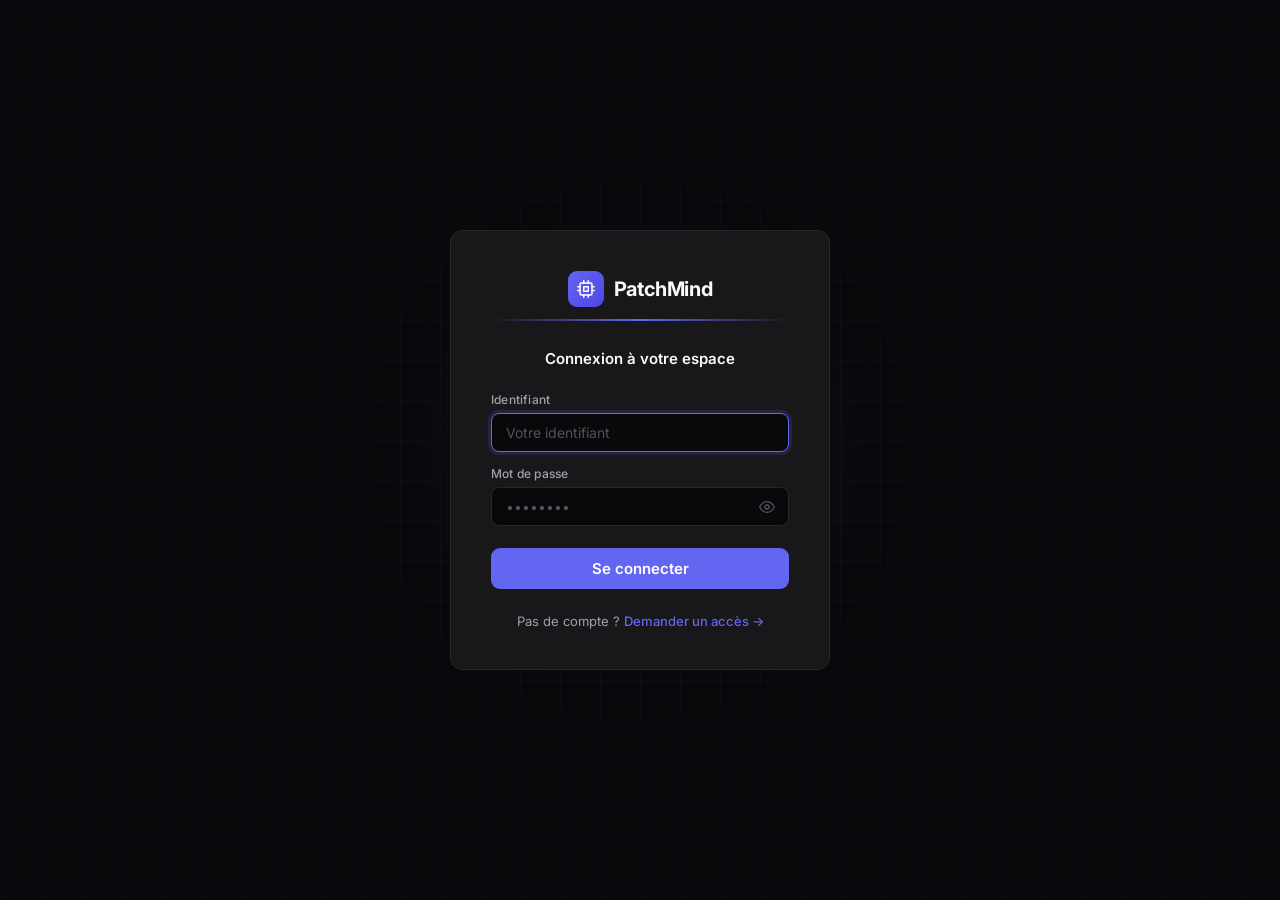
<file: dashboard/templates/login.html>
<!DOCTYPE html>
<html lang="fr">
<head>
  <meta charset="UTF-8" />
  <meta name="viewport" content="width=device-width, initial-scale=1.0" />
  <title>PatchMind — Connexion</title>
  <link rel="preconnect" href="https://fonts.googleapis.com" />
  <link rel="preconnect" href="https://fonts.gstatic.com" crossorigin />
  <link href="https://fonts.googleapis.com/css2?family=Inter:wght@400;500;600;700;800&family=JetBrains+Mono:wght@400;500;600&display=swap" rel="stylesheet" />
  <style>
    *, *::before, *::after { box-sizing: border-box; margin: 0; padding: 0; }

    :root {
      --bg: #09090B;
      --surface: #18181B;
      --border: #27272A;
      --brand: #6366F1;
      --brand-dark: #4F46E5;
      --text: #FAFAFA;
      --muted: #A1A1AA;
      --mono: 'JetBrains Mono', monospace;
      --sans: 'Inter', sans-serif;
    }

    body {
      background: var(--bg);
      color: var(--text);
      font-family: var(--sans);
      -webkit-font-smoothing: antialiased;
      min-height: 100vh;
      display: flex;
      align-items: center;
      justify-content: center;
      position: relative;
      overflow: hidden;
    }

    /* Subtle grid background */
    body::before {
      content: '';
      position: fixed;
      inset: 0;
      background-image:
        linear-gradient(rgba(99,102,241,0.04) 1px, transparent 1px),
        linear-gradient(90deg, rgba(99,102,241,0.04) 1px, transparent 1px);
      background-size: 40px 40px;
      pointer-events: none;
      z-index: 0;
    }

    /* Glow blob */
    body::after {
      content: '';
      position: fixed;
      top: 50%;
      left: 50%;
      transform: translate(-50%, -50%);
      width: 600px;
      height: 600px;
      background: radial-gradient(circle, rgba(99,102,241,0.07) 0%, transparent 65%);
      pointer-events: none;
      z-index: 0;
    }

    /* ── CARD ── */
    .login-card {
      position: relative;
      z-index: 1;
      width: 100%;
      max-width: 380px;
      background: var(--surface);
      border: 1px solid var(--border);
      border-radius: 12px;
      padding: 40px;
      margin: 20px;
    }

    /* ── LOGO ── */
    .card-logo {
      display: flex;
      flex-direction: column;
      align-items: center;
      gap: 12px;
      margin-bottom: 20px;
    }

    .logo-row {
      display: flex;
      align-items: center;
      gap: 10px;
    }

    .logo-mark {
      width: 36px;
      height: 36px;
      border-radius: 9px;
      background: linear-gradient(135deg, var(--brand) 0%, var(--brand-dark) 100%);
      display: flex;
      align-items: center;
      justify-content: center;
      flex-shrink: 0;
      color: #fff;
    }

    .logo-wordmark {
      font-family: var(--sans);
      font-weight: 700;
      font-size: 20px;
      color: var(--text);
      letter-spacing: -0.4px;
    }

    .logo-divider {
      width: 100%;
      height: 2px;
      background: linear-gradient(90deg, transparent, var(--brand), transparent);
      border-radius: 2px;
      margin-bottom: 8px;
    }

    /* ── FORM ── */
    .form-title {
      font-size: 15px;
      font-weight: 600;
      color: var(--text);
      text-align: center;
      margin-bottom: 24px;
    }

    .form-group {
      margin-bottom: 14px;
    }

    .form-group label {
      display: block;
      font-size: 12px;
      font-weight: 500;
      color: var(--muted);
      margin-bottom: 6px;
      letter-spacing: 0.2px;
    }

    .form-group input {
      width: 100%;
      background: var(--bg);
      border: 1px solid var(--border);
      border-radius: 8px;
      color: var(--text);
      font-family: var(--sans);
      font-size: 14px;
      padding: 10px 14px;
      outline: none;
      transition: border-color 0.15s, box-shadow 0.15s;
    }

    .form-group input::placeholder {
      color: #52525B;
    }

    .form-group input:focus {
      border-color: var(--brand);
      box-shadow: 0 0 0 3px rgba(99,102,241,0.15);
    }

    .btn-login-submit {
      width: 100%;
      background: var(--brand);
      color: #fff;
      border: none;
      border-radius: 9px;
      font-family: var(--sans);
      font-size: 15px;
      font-weight: 600;
      padding: 11px;
      cursor: pointer;
      transition: background 0.15s, transform 0.1s;
      margin-top: 8px;
    }

    .btn-login-submit:hover {
      background: var(--brand-dark);
      transform: translateY(-1px);
    }

    .btn-login-submit:active {
      transform: translateY(0);
    }

    .btn-login-submit:disabled {
      opacity: 0.6;
      cursor: not-allowed;
      transform: none;
    }

    /* ── ERROR ── */
    .error-msg {
      display: none;
      background: rgba(239, 68, 68, 0.1);
      border: 1px solid rgba(239, 68, 68, 0.3);
      border-radius: 8px;
      padding: 10px 14px;
      font-size: 13px;
      color: #FCA5A5;
      margin-top: 14px;
      text-align: center;
      line-height: 1.5;
    }

    .error-msg.visible { display: block; }

    /* ── SESSION EXPIRED ── */
    .session-expired-msg {
      display: none;
      background: rgba(234, 179, 8, 0.1);
      border: 1px solid rgba(234, 179, 8, 0.3);
      border-radius: 8px;
      padding: 10px 14px;
      font-size: 13px;
      color: #FDE68A;
      margin-bottom: 16px;
      text-align: center;
      line-height: 1.5;
    }

    .session-expired-msg.visible { display: block; }

    /* ── 2FA SECTION ── */
    .twofa-section {
      display: none;
      margin-top: 16px;
    }

    .twofa-section.visible { display: block; }

    .twofa-hint {
      font-size: 12px;
      color: var(--muted);
      text-align: center;
      margin-bottom: 12px;
    }

    /* ── FOOTER LINK ── */
    .card-footer {
      margin-top: 24px;
      text-align: center;
      font-size: 13px;
      color: var(--muted);
    }

    .card-footer a {
      color: var(--brand);
      text-decoration: none;
      font-weight: 500;
      transition: color 0.15s;
    }

    .card-footer a:hover {
      color: #a5b4fc;
      text-decoration: underline;
    }

    /* ── PASSWORD SHOW/HIDE ── */
    .pw-wrap {
      position: relative;
    }

    .pw-wrap input {
      padding-right: 42px;
    }

    .pw-toggle-btn {
      position: absolute;
      right: 10px;
      top: 50%;
      transform: translateY(-50%);
      background: none;
      border: none;
      cursor: pointer;
      color: #52525B;
      display: flex;
      align-items: center;
      justify-content: center;
      padding: 4px;
      border-radius: 4px;
      transition: color 0.15s;
    }

    .pw-toggle-btn:hover { color: var(--text); }

    .pw-toggle-btn:focus-visible {
      outline: 2px solid var(--brand);
      outline-offset: 1px;
      color: var(--text);
    }

    /* ── LOADING SPINNER in button ── */
    @keyframes spin {
      to { transform: rotate(360deg); }
    }

    .spinner {
      display: inline-block;
      width: 14px;
      height: 14px;
      border: 2px solid rgba(255,255,255,0.3);
      border-top-color: #fff;
      border-radius: 50%;
      animation: spin 0.7s linear infinite;
      vertical-align: middle;
      margin-right: 6px;
    }
  </style>
</head>
<body>

<div class="login-card">
  <!-- Logo -->
  <div class="card-logo">
    <a href="/" class="logo-row" style="text-decoration:none;">
      <div class="logo-mark">
        <!-- icon('cpu', 18) -->
        <svg width="18" height="18" viewBox="0 0 24 24" fill="none" stroke="currentColor" stroke-width="2" stroke-linecap="round" stroke-linejoin="round">
          <rect x="4" y="4" width="16" height="16" rx="2"/><rect x="9" y="9" width="6" height="6"/>
          <line x1="9" y1="1" x2="9" y2="4"/><line x1="15" y1="1" x2="15" y2="4"/>
          <line x1="9" y1="20" x2="9" y2="23"/><line x1="15" y1="20" x2="15" y2="23"/>
          <line x1="20" y1="9" x2="23" y2="9"/><line x1="20" y1="14" x2="23" y2="14"/>
          <line x1="1" y1="9" x2="4" y2="9"/><line x1="1" y1="14" x2="4" y2="14"/>
        </svg>
      </div>
      <span class="logo-wordmark">PatchMind</span>
    </a>
    <div class="logo-divider"></div>
  </div>

  <!-- Session expired notice -->
  <div class="session-expired-msg" id="sessionExpiredMsg">
    Votre session a expiré. Veuillez vous reconnecter.
  </div>

  <p class="form-title">Connexion à votre espace</p>

  <!-- Login form -->
  <div class="form-group">
    <label for="username">Identifiant</label>
    <input
      type="text"
      id="username"
      placeholder="Votre identifiant"
      autocomplete="username"
      onkeydown="handleEnter(event)"
    />
  </div>

  <div class="form-group">
    <label for="password">Mot de passe</label>
    <div class="pw-wrap">
      <input
        type="password"
        id="password"
        placeholder="••••••••"
        autocomplete="current-password"
        onkeydown="handleEnter(event)"
      />
      <button
        type="button"
        class="pw-toggle-btn"
        id="pwToggleBtn"
        onclick="toggleLoginPw()"
        aria-label="Afficher le mot de passe"
        aria-controls="password"
        aria-pressed="false"
      >
        <svg id="pwEyeIcon" width="16" height="16" fill="none" stroke="currentColor" stroke-width="2" viewBox="0 0 24 24" aria-hidden="true">
          <path d="M1 12s4-8 11-8 11 8 11 8-4 8-11 8-11-8-11-8z"/>
          <circle cx="12" cy="12" r="3"/>
        </svg>
      </button>
    </div>
  </div>

  <!-- 2FA section (shown if need_2fa) -->
  <div class="twofa-section" id="twofaSection">
    <p class="twofa-hint">Entrez le code de votre application d'authentification</p>
    <div class="form-group">
      <label for="totp">Code 2FA</label>
      <input
        type="text"
        id="totp"
        placeholder="000000"
        maxlength="6"
        autocomplete="one-time-code"
        inputmode="numeric"
        onkeydown="handleEnter(event)"
      />
    </div>
  </div>

  <button class="btn-login-submit" id="loginBtn" onclick="doLogin()">
    Se connecter
  </button>

  <div class="error-msg" id="errorMsg"></div>

  <div class="card-footer">
    Pas de compte ?&nbsp;<a href="/#access">Demander un accès →</a>
  </div>
</div>

<script>
  // ── Password visibility toggle ───────────────────────────────────
  function toggleLoginPw() {
    const inp = document.getElementById('password');
    const btn = document.getElementById('pwToggleBtn');
    const icon = document.getElementById('pwEyeIcon');
    const show = inp.type === 'password';
    inp.type = show ? 'text' : 'password';
    btn.setAttribute('aria-label', show ? 'Masquer le mot de passe' : 'Afficher le mot de passe');
    btn.setAttribute('aria-pressed', show ? 'true' : 'false');
    icon.innerHTML = show
      ? `<path d="M17.94 17.94A10.07 10.07 0 0 1 12 20c-7 0-11-8-11-8a18.45 18.45 0 0 1 5.06-5.94M9.9 4.24A9.12 9.12 0 0 1 12 4c7 0 11 8 11 8a18.5 18.5 0 0 1-2.16 3.19"/><line x1="1" y1="1" x2="23" y2="23"/>`
      : `<path d="M1 12s4-8 11-8 11 8 11 8-4 8-11 8-11-8-11-8z"/><circle cx="12" cy="12" r="3"/>`;
  }

  // ── Error display ────────────────────────────────────────────────
  function showErr(msg) {
    const el = document.getElementById('errorMsg');
    el.textContent = msg;
    el.classList.add('visible');
  }

  function clearErr() {
    const el = document.getElementById('errorMsg');
    el.textContent = '';
    el.classList.remove('visible');
  }

  // ── Enter key handler ────────────────────────────────────────────
  function handleEnter(e) {
    if (e.key === 'Enter') {
      e.preventDefault();
      doLogin();
    }
  }

  // ── Login logic ──────────────────────────────────────────────────
  let awaitingTwoFa = false;

  async function doLogin() {
    clearErr();

    const username = document.getElementById('username').value.trim();
    const password = document.getElementById('password').value;
    const totp = document.getElementById('totp').value.trim();
    const btn = document.getElementById('loginBtn');

    if (!username || !password) {
      showErr('Veuillez renseigner votre identifiant et votre mot de passe.');
      return;
    }

    if (awaitingTwoFa && !totp) {
      showErr('Veuillez entrer votre code 2FA.');
      return;
    }

    btn.disabled = true;
    btn.innerHTML = '<span class="spinner"></span>Connexion…';

    const body = { username, password };
    if (awaitingTwoFa && totp) body.totp = totp;

    try {
      const res = await fetch('/login', {
        method: 'POST',
        headers: { 'Content-Type': 'application/json' },
        credentials: 'include',
        body: JSON.stringify(body)
      });

      let data = {};
      try { data = await res.json(); } catch (_) {}

      if (!res.ok) {
        const msg = data.message || data.error || data.detail || 'Identifiant ou mot de passe incorrect.';
        showErr(msg);
        btn.disabled = false;
        btn.textContent = 'Se connecter';
        return;
      }

      if (data.need_2fa && !awaitingTwoFa) {
        awaitingTwoFa = true;
        document.getElementById('twofaSection').classList.add('visible');
        document.getElementById('totp').focus();
        btn.disabled = false;
        btn.textContent = 'Valider le code 2FA';
        return;
      }

      if (data.ok) {
        const redirect = data.redirect || '/dashboard';
        window.location.href = redirect;
      } else {
        const msg = data.message || data.error || 'Connexion refusée.';
        showErr(msg);
        btn.disabled = false;
        btn.textContent = awaitingTwoFa ? 'Valider le code 2FA' : 'Se connecter';
      }

    } catch (e) {
      showErr('Erreur réseau. Veuillez réessayer.');
      btn.disabled = false;
      btn.textContent = awaitingTwoFa ? 'Valider le code 2FA' : 'Se connecter';
    }
  }

  // ── Session expired param ────────────────────────────────────────
  function checkSessionExpired() {
    const params = new URLSearchParams(window.location.search);
    if (params.has('session_expired') || params.get('reason') === 'session_expired') {
      document.getElementById('sessionExpiredMsg').classList.add('visible');
    }
  }

  // ── Init ─────────────────────────────────────────────────────────
  document.addEventListener('DOMContentLoaded', () => {
    checkSessionExpired();
    document.getElementById('username').focus();
  });
</script>
</body>
</html>
</file>
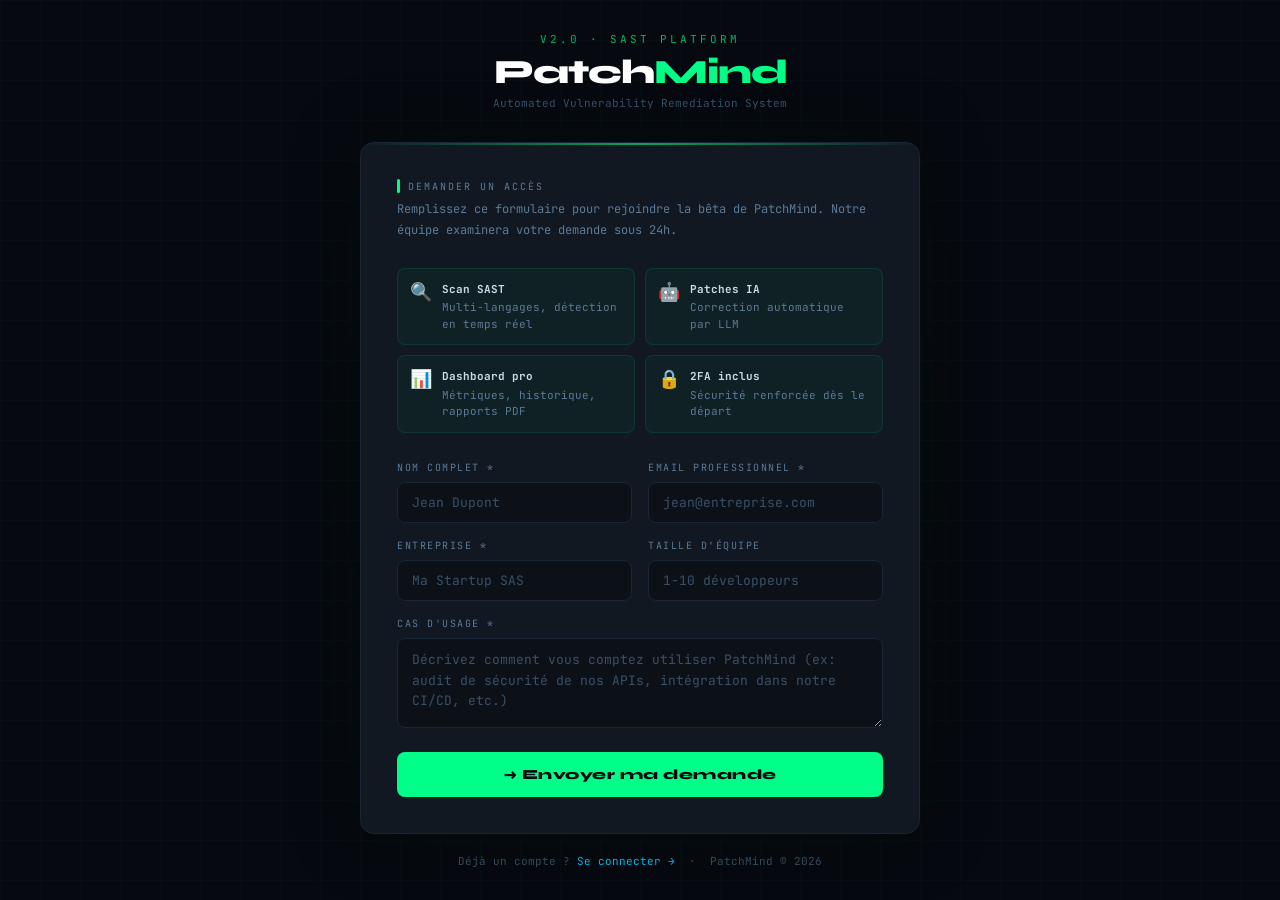
<file: dashboard/templates/request_access.html>
<!DOCTYPE html>
<html lang="fr">
<head>
<meta charset="UTF-8">
<meta name="viewport" content="width=device-width, initial-scale=1.0">
<title>PatchMind — Demander un accès</title>
<link href="https://fonts.googleapis.com/css2?family=JetBrains+Mono:wght@400;600;700&family=Syne:wght@400;700;800&display=swap" rel="stylesheet">
<style>
:root{--bg:#060910;--surface:#0c1118;--panel:#111822;--border:#1a2535;--border2:#243040;--accent:#00ff88;--accent2:#00c4ff;--danger:#ff4757;--warn:#ffaa00;--text:#cdd9e5;--muted:#3a5068;--text-dim:#5c7a96;--mono:'JetBrains Mono',monospace;--sans:'Syne',sans-serif;}
*{margin:0;padding:0;box-sizing:border-box}
body{font-family:var(--sans);background:var(--bg);color:var(--text);min-height:100vh;display:flex;align-items:center;justify-content:center;padding:24px;overflow-x:hidden;}
body::before{content:'';position:fixed;inset:0;background-image:linear-gradient(rgba(0,255,136,0.025) 1px,transparent 1px),linear-gradient(90deg,rgba(0,255,136,0.025) 1px,transparent 1px);background-size:40px 40px;pointer-events:none;}
body::after{content:'';position:fixed;width:700px;height:700px;background:radial-gradient(circle,rgba(0,255,136,0.05) 0%,transparent 65%);top:50%;left:50%;transform:translate(-50%,-50%);pointer-events:none;}

.wrap{position:relative;z-index:1;width:100%;max-width:560px;animation:fadeUp 0.5s ease both;}
@keyframes fadeUp{from{opacity:0;transform:translateY(20px)}to{opacity:1;transform:translateY(0)}}

/* BRAND */
.brand{text-align:center;margin-bottom:32px;}
.brand-tag{font-family:var(--mono);font-size:11px;color:var(--accent);letter-spacing:3px;text-transform:uppercase;opacity:0.7;margin-bottom:6px;}
.brand-name{font-size:34px;font-weight:800;color:#fff;letter-spacing:-1px;}
.brand-name span{color:var(--accent);}
.brand-sub{font-family:var(--mono);font-size:11px;color:var(--muted);margin-top:4px;}

/* CARD */
.card{background:var(--panel);border:1px solid var(--border);border-radius:14px;padding:36px;box-shadow:0 0 60px rgba(0,0,0,0.5),0 0 100px rgba(0,255,136,0.04);position:relative;overflow:hidden;}
.card::before{content:'';position:absolute;top:0;left:0;right:0;height:2px;background:linear-gradient(90deg,transparent,var(--accent),transparent);animation:scan 3s ease-in-out infinite;opacity:0.6;}
@keyframes scan{0%,100%{opacity:0.3}50%{opacity:0.9}}

.card-title{font-family:var(--mono);font-size:10px;letter-spacing:2px;text-transform:uppercase;color:var(--text-dim);margin-bottom:6px;display:flex;align-items:center;gap:8px;}
.card-title::before{content:'';display:inline-block;width:3px;height:14px;background:var(--accent);border-radius:2px;}
.card-desc{font-family:var(--mono);font-size:12px;color:var(--text-dim);line-height:1.7;margin-bottom:28px;}

/* FORM */
.form-grid{display:grid;grid-template-columns:1fr 1fr;gap:16px;}
.field{margin-bottom:0;}
.field.full{grid-column:1/-1;}
.field label{display:block;font-family:var(--mono);font-size:10px;letter-spacing:1.5px;text-transform:uppercase;color:var(--text-dim);margin-bottom:8px;}
.field input,.field textarea,.field select{
  width:100%;background:var(--surface);border:1px solid var(--border);
  border-radius:8px;padding:11px 14px;color:var(--text);
  font-family:var(--mono);font-size:13px;outline:none;
  transition:border-color 0.2s,box-shadow 0.2s;
}
.field input:focus,.field textarea:focus{
  border-color:var(--accent);
  box-shadow:0 0 0 3px rgba(0,255,136,0.08);
}
.field input::placeholder,.field textarea::placeholder{color:var(--muted);}
.field textarea{resize:vertical;min-height:90px;line-height:1.6;}

/* FEATURES */
.features{display:grid;grid-template-columns:1fr 1fr;gap:10px;margin:20px 0 28px;}
.feature{display:flex;align-items:flex-start;gap:10px;padding:12px;background:rgba(0,255,136,0.04);border:1px solid rgba(0,255,136,0.1);border-radius:8px;}
.feature-icon{font-size:18px;flex-shrink:0;}
.feature-text{font-family:var(--mono);font-size:11px;color:var(--text-dim);line-height:1.5;}
.feature-text strong{color:var(--text);display:block;margin-bottom:2px;}

/* BUTTON */
.btn-submit{
  width:100%;padding:14px;margin-top:20px;
  background:var(--accent);color:#060910;
  border:none;border-radius:8px;
  font-family:var(--sans);font-size:14px;font-weight:800;
  cursor:pointer;transition:all 0.2s;letter-spacing:0.5px;
}
.btn-submit:hover{background:#00e077;box-shadow:0 0 24px rgba(0,255,136,0.35);}
.btn-submit:disabled{background:var(--border2);color:var(--muted);cursor:not-allowed;box-shadow:none;}

/* MESSAGES */
.msg{margin-top:16px;padding:12px 16px;border-radius:8px;font-family:var(--mono);font-size:12px;display:none;line-height:1.6;}
.msg.error{background:rgba(255,71,87,0.1);border:1px solid rgba(255,71,87,0.3);color:var(--danger);}
.msg.success{background:rgba(0,255,136,0.08);border:1px solid rgba(0,255,136,0.25);color:var(--accent);}

/* SUCCESS STATE */
.success-state{display:none;text-align:center;padding:20px 0;}
.success-icon{font-size:56px;margin-bottom:16px;}
.success-title{font-size:20px;font-weight:800;color:#fff;margin-bottom:8px;}
.success-desc{font-family:var(--mono);font-size:12px;color:var(--text-dim);line-height:1.7;}

/* FOOTER */
.footer{text-align:center;margin-top:20px;font-family:var(--mono);font-size:11px;color:var(--muted);}
.footer a{color:var(--accent2);text-decoration:none;}
.footer a:hover{text-decoration:underline;}
</style>
</head>
<body>
<div class="wrap">
  <div class="brand">
    <div class="brand-tag">v2.0 · SAST Platform</div>
    <div class="brand-name">Patch<span>Mind</span></div>
    <div class="brand-sub">Automated Vulnerability Remediation System</div>
  </div>

  <div class="card">
    <!-- FORM STATE -->
    <div id="formState">
      <div class="card-title">Demander un accès</div>
      <div class="card-desc">Remplissez ce formulaire pour rejoindre la bêta de PatchMind. Notre équipe examinera votre demande sous 24h.</div>

      <div class="features">
        <div class="feature">
          <div class="feature-icon">🔍</div>
          <div class="feature-text"><strong>Scan SAST</strong>Multi-langages, détection en temps réel</div>
        </div>
        <div class="feature">
          <div class="feature-icon">🤖</div>
          <div class="feature-text"><strong>Patches IA</strong>Correction automatique par LLM</div>
        </div>
        <div class="feature">
          <div class="feature-icon">📊</div>
          <div class="feature-text"><strong>Dashboard pro</strong>Métriques, historique, rapports PDF</div>
        </div>
        <div class="feature">
          <div class="feature-icon">🔒</div>
          <div class="feature-text"><strong>2FA inclus</strong>Sécurité renforcée dès le départ</div>
        </div>
      </div>

      <div class="form-grid">
        <div class="field">
          <label>Nom complet *</label>
          <input type="text" id="full_name" placeholder="Jean Dupont">
        </div>
        <div class="field">
          <label>Email professionnel *</label>
          <input type="email" id="email" placeholder="jean@entreprise.com">
        </div>
        <div class="field">
          <label>Entreprise *</label>
          <input type="text" id="company" placeholder="Ma Startup SAS">
        </div>
        <div class="field">
          <label>Taille d'équipe</label>
          <input type="text" id="team_size" placeholder="1-10 développeurs">
        </div>
        <div class="field full">
          <label>Cas d'usage *</label>
          <textarea id="use_case" placeholder="Décrivez comment vous comptez utiliser PatchMind (ex: audit de sécurité de nos APIs, intégration dans notre CI/CD, etc.)"></textarea>
        </div>
      </div>

      <button class="btn-submit" id="submitBtn" onclick="submitRequest()">
        → Envoyer ma demande
      </button>
      <div class="msg error" id="errMsg"></div>
    </div>

    <!-- SUCCESS STATE -->
    <div class="success-state" id="successState">
      <div class="success-icon">✅</div>
      <div class="success-title">Demande envoyée !</div>
      <div class="success-desc">
        Votre demande a bien été reçue.<br>
        Notre équipe l'examinera sous <strong style="color:var(--accent)">24h</strong>.<br><br>
        Vous recevrez vos identifiants de connexion une fois approuvée.
      </div>
    </div>
  </div>

  <div class="footer">
    Déjà un compte ? <a href="/login">Se connecter →</a>
    &nbsp;·&nbsp; PatchMind © 2026
  </div>
</div>

<script>
function submitRequest() {
  const full_name = document.getElementById('full_name').value.trim();
  const email     = document.getElementById('email').value.trim();
  const company   = document.getElementById('company').value.trim();
  const use_case  = document.getElementById('use_case').value.trim();
  const btn       = document.getElementById('submitBtn');
  const err       = document.getElementById('errMsg');

  err.style.display = 'none';

  if (!full_name || !email || !company || !use_case) {
    err.textContent = '⚠ Veuillez remplir tous les champs obligatoires (*)';
    err.style.display = 'block'; return;
  }
  if (!email.includes('@') || !email.split('@')[1].includes('.')) {
    err.textContent = '⚠ Adresse email invalide';
    err.style.display = 'block'; return;
  }

  btn.disabled = true;
  btn.textContent = '⏳ Envoi en cours…';

  fetch('/request-access', {
    method: 'POST',
    headers: {'Content-Type': 'application/json'},
    body: JSON.stringify({full_name, email, company, use_case})
  })
  .then(r => r.json())
  .then(d => {
    if (d.ok) {
      document.getElementById('formState').style.display   = 'none';
      document.getElementById('successState').style.display = 'block';
    } else {
      err.textContent = '⚠ ' + (d.error || 'Erreur inconnue');
      err.style.display = 'block';
      btn.disabled = false;
      btn.textContent = '→ Envoyer ma demande';
    }
  })
  .catch(() => {
    err.textContent = '⚠ Erreur de connexion au serveur';
    err.style.display = 'block';
    btn.disabled = false;
    btn.textContent = '→ Envoyer ma demande';
  });
}

// Enter sur les champs
document.addEventListener('keydown', e => {
  if (e.key === 'Enter' && e.target.tagName !== 'TEXTAREA') submitRequest();
});
</script>
</body>
</html>
</file>
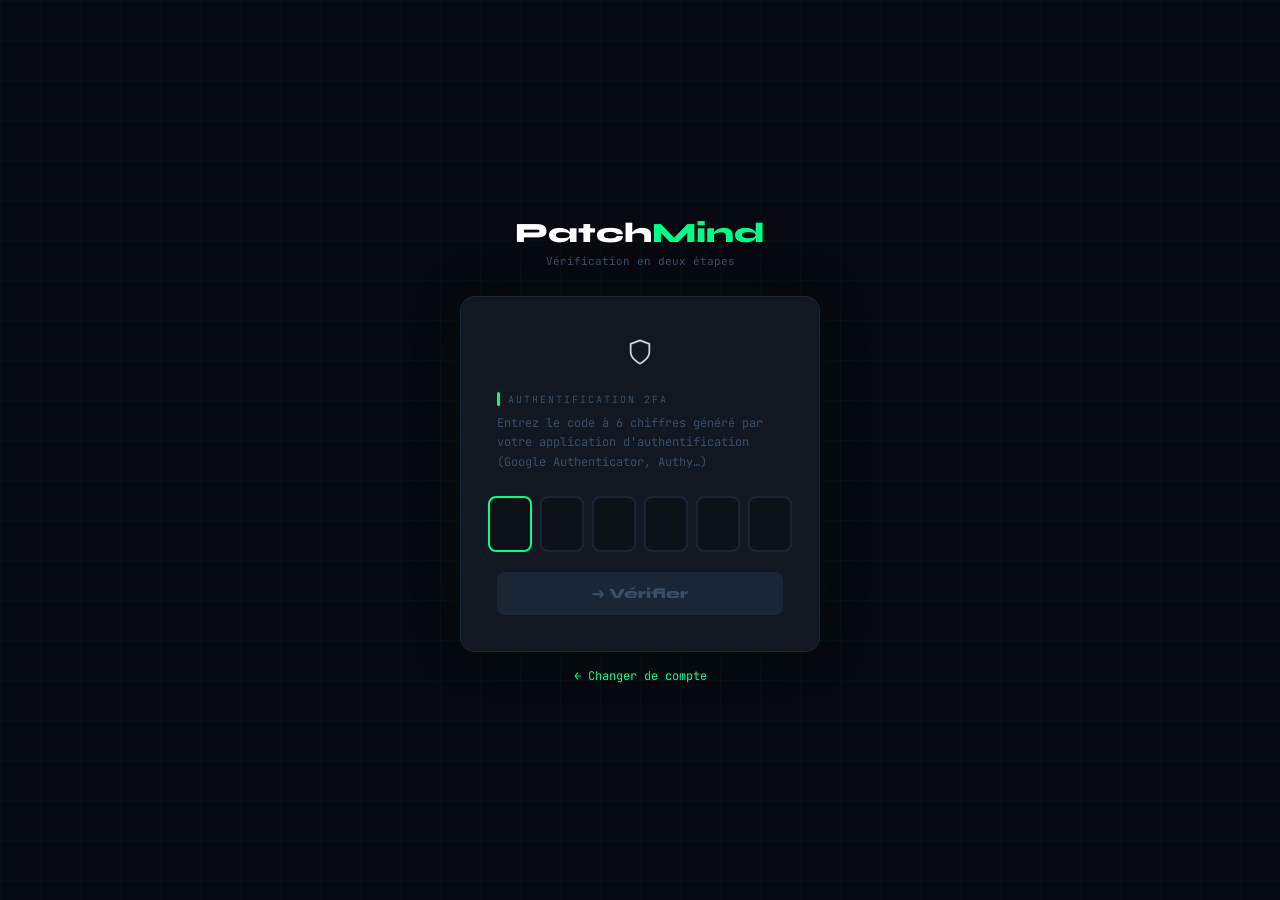
<file: dashboard/templates/verify_2fa.html>
<!DOCTYPE html>
<html lang="fr">
<head>
<meta charset="UTF-8">
<meta name="viewport" content="width=device-width, initial-scale=1.0">
<title>PatchMind — Vérification 2FA</title>
<link href="https://fonts.googleapis.com/css2?family=JetBrains+Mono:wght@400;600;700&family=Syne:wght@700;800&display=swap" rel="stylesheet">
<style>
:root{--bg:#060910;--surface:#0c1118;--panel:#111822;--border:#1a2535;--accent:#00ff88;--danger:#ff4757;--text:#cdd9e5;--muted:#3a5068;--mono:'JetBrains Mono',monospace;--sans:'Syne',sans-serif;}
*{margin:0;padding:0;box-sizing:border-box}
body{font-family:var(--sans);background:var(--bg);color:var(--text);min-height:100vh;display:flex;align-items:center;justify-content:center;overflow:hidden;}
body::before{content:'';position:fixed;inset:0;background-image:linear-gradient(rgba(0,255,136,0.03) 1px,transparent 1px),linear-gradient(90deg,rgba(0,255,136,0.03) 1px,transparent 1px);background-size:40px 40px;pointer-events:none;}
.wrap{position:relative;z-index:1;width:100%;max-width:400px;padding:20px;animation:fadeUp 0.4s ease both;}
@keyframes fadeUp{from{opacity:0;transform:translateY(16px)}to{opacity:1;transform:translateY(0)}}
.brand{text-align:center;margin-bottom:28px;}
.brand-name{font-family:var(--sans);font-size:28px;font-weight:800;color:#fff;}
.brand-name span{color:var(--accent);}
.brand-sub{font-family:var(--mono);font-size:11px;color:var(--muted);margin-top:4px;}
.card{background:var(--panel);border:1px solid var(--border);border-radius:14px;padding:36px;box-shadow:0 0 40px rgba(0,0,0,0.4),0 0 80px rgba(0,255,136,0.04);}
.card-title{font-family:var(--mono);font-size:10px;letter-spacing:2px;text-transform:uppercase;color:var(--muted);margin-bottom:8px;display:flex;align-items:center;gap:8px;}
.card-title::before{content:'';display:inline-block;width:3px;height:14px;background:var(--accent);border-radius:2px;}
.desc{font-family:var(--mono);font-size:12px;color:var(--muted);margin-bottom:24px;line-height:1.6;}
.code-inputs{display:flex;gap:8px;justify-content:center;margin-bottom:20px;}
.code-inputs input{
  width:44px;height:56px;text-align:center;
  background:var(--surface);border:2px solid var(--border);
  border-radius:8px;color:var(--accent);
  font-family:var(--mono);font-size:22px;font-weight:700;
  outline:none;transition:border-color 0.2s;caret-color:var(--accent);
}
.code-inputs input:focus{border-color:var(--accent);}
.code-inputs input.filled{border-color:rgba(0,255,136,0.4);}
.btn{width:100%;padding:13px;background:var(--accent);color:#060910;border:none;border-radius:8px;font-family:var(--sans);font-size:14px;font-weight:800;cursor:pointer;transition:all 0.2s;}
.btn:hover{background:#00e077;box-shadow:0 0 20px rgba(0,255,136,0.3);}
.btn:disabled{background:var(--border);color:var(--muted);cursor:not-allowed;box-shadow:none;}
.err{margin-top:14px;padding:10px 14px;background:rgba(255,71,87,0.1);border:1px solid rgba(255,71,87,0.3);border-radius:6px;font-family:var(--mono);font-size:12px;color:var(--danger);display:none;text-align:center;}
.back-link{text-align:center;margin-top:16px;font-family:var(--mono);font-size:12px;color:var(--muted);}
.back-link a{color:var(--accent);text-decoration:none;}
.shield{font-size:36px;text-align:center;margin-bottom:16px;}
</style>
</head>
<body>
<div class="wrap">
  <div class="brand">
    <div class="brand-name">Patch<span>Mind</span></div>
    <div class="brand-sub">Vérification en deux étapes</div>
  </div>
  <div class="card">
    <div class="shield"><svg width="28" height="28" viewBox="0 0 24 24" fill="none" stroke="currentColor" stroke-width="1.5" stroke-linecap="round" stroke-linejoin="round"><path d="M12 22s8-4 8-10V5l-8-3-8 3v7c0 6 8 10 8 10z"/></svg></div>
    <div class="card-title">Authentification 2FA</div>
    <div class="desc">Entrez le code à 6 chiffres généré par votre application d'authentification (Google Authenticator, Authy…)</div>

    <div class="code-inputs" id="codeInputs">
      <input type="text" maxlength="1" inputmode="numeric" id="d0">
      <input type="text" maxlength="1" inputmode="numeric" id="d1">
      <input type="text" maxlength="1" inputmode="numeric" id="d2">
      <input type="text" maxlength="1" inputmode="numeric" id="d3">
      <input type="text" maxlength="1" inputmode="numeric" id="d4">
      <input type="text" maxlength="1" inputmode="numeric" id="d5">
    </div>

    <button class="btn" id="verifyBtn" onclick="verify()" disabled>→ Vérifier</button>
    <div class="err" id="errMsg"></div>
  </div>
  <div class="back-link"><a href="/logout">← Changer de compte</a></div>
</div>

<script>
const inputs = Array.from(document.querySelectorAll('.code-inputs input'));

inputs.forEach((inp, i) => {
  inp.addEventListener('input', e => {
    const v = e.target.value.replace(/\D/g,'');
    e.target.value = v;
    if (v && i < 5) inputs[i+1].focus();
    inp.classList.toggle('filled', !!v);
    checkReady();
  });
  inp.addEventListener('keydown', e => {
    if (e.key === 'Backspace' && !inp.value && i > 0) inputs[i-1].focus();
    if (e.key === 'Enter') verify();
  });
  inp.addEventListener('paste', e => {
    e.preventDefault();
    const txt = e.clipboardData.getData('text').replace(/\D/g,'').substring(0,6);
    txt.split('').forEach((c,j) => { if (inputs[j]) { inputs[j].value=c; inputs[j].classList.add('filled'); }});
    if (inputs[Math.min(txt.length,5)]) inputs[Math.min(txt.length,5)].focus();
    checkReady();
  });
});

inputs[0].focus();

function checkReady() {
  const code = inputs.map(i=>i.value).join('');
  document.getElementById('verifyBtn').disabled = code.length !== 6;
}

function verify() {
  const code = inputs.map(i=>i.value).join('');
  if (code.length !== 6) return;
  const btn = document.getElementById('verifyBtn');
  const err = document.getElementById('errMsg');
  btn.disabled = true; btn.textContent = 'Vérification…';
  err.style.display = 'none';

  fetch('/verify-2fa', {
    method:'POST', headers:{'Content-Type':'application/json'},
    body: JSON.stringify({code})
  }).then(r=>r.json()).then(d=>{
    if (d.ok) { window.location.href='/dashboard'; }
    else {
      err.textContent = d.error || 'Code incorrect';
      err.style.display='block';
      inputs.forEach(i=>{ i.value=''; i.classList.remove('filled'); });
      inputs[0].focus();
      btn.disabled=false; btn.textContent='→ Vérifier';
    }
  });
}
</script>
</body>
</html>
</file>
